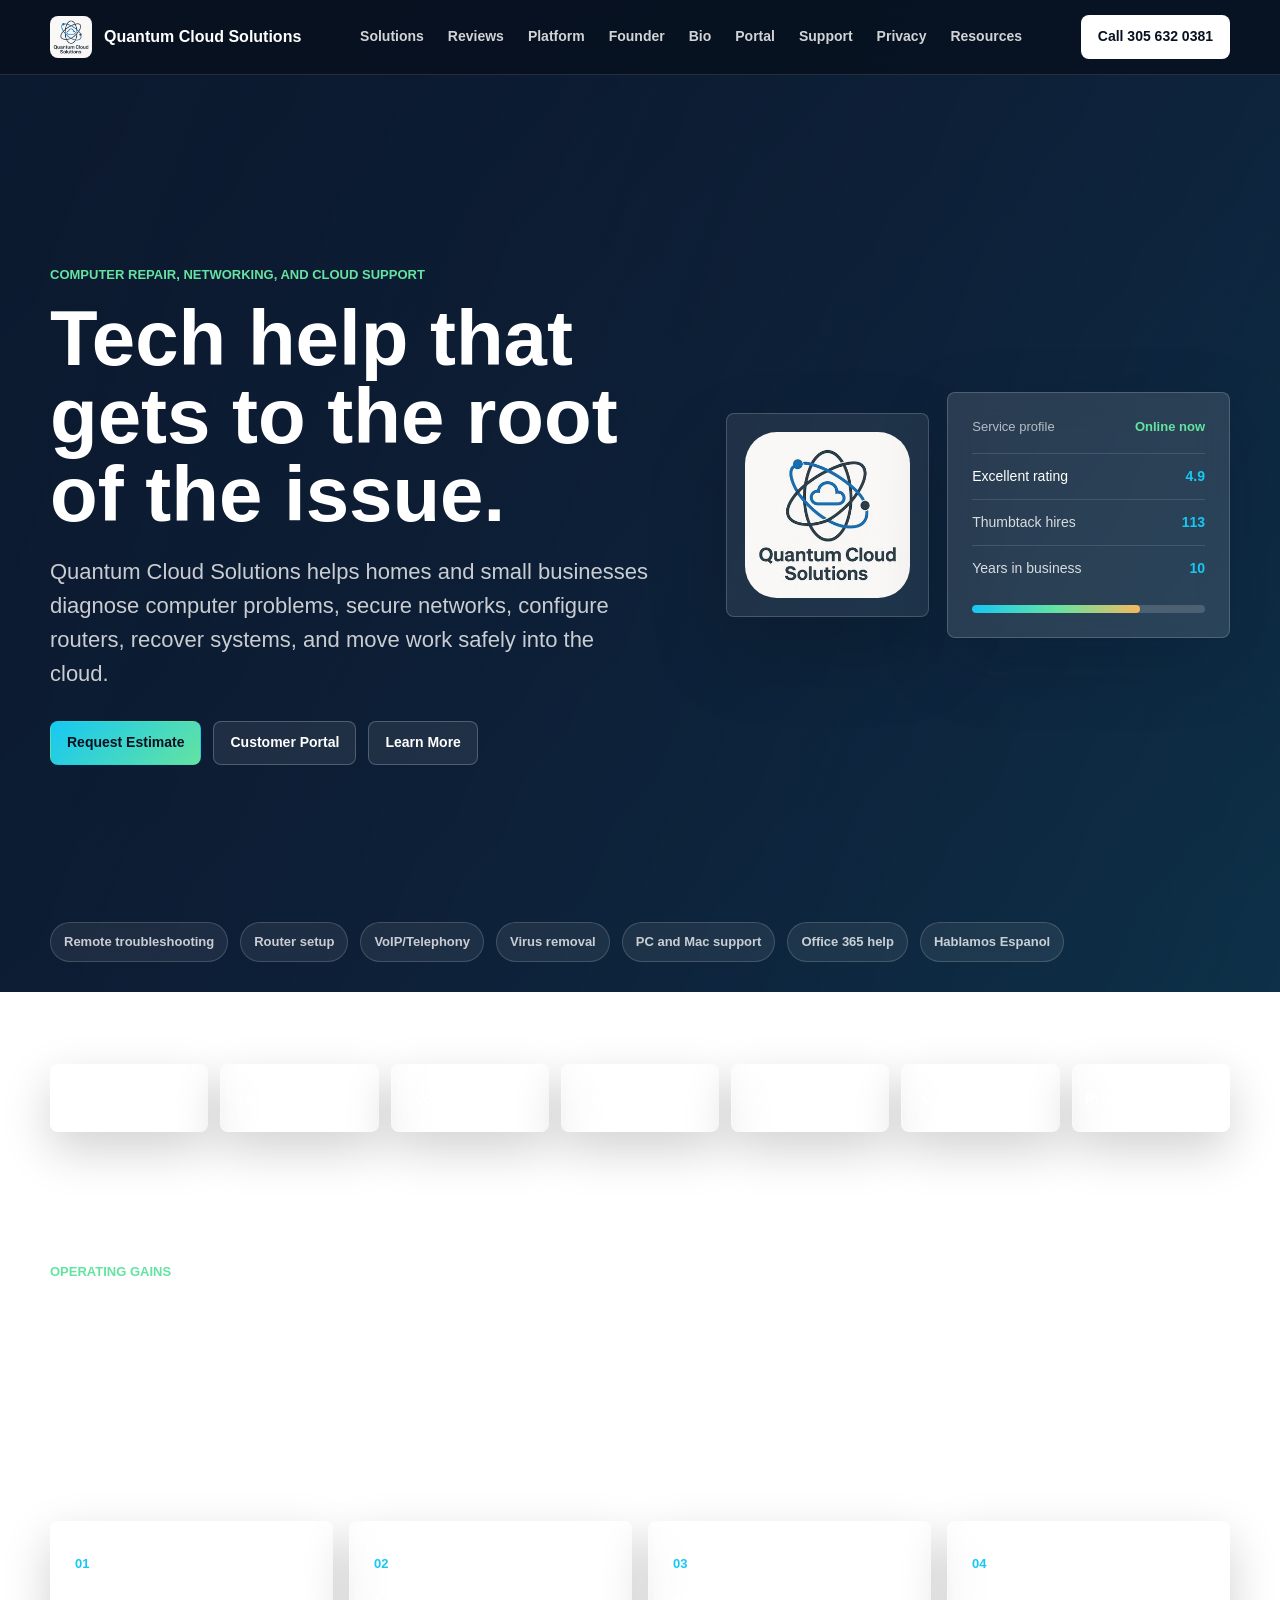
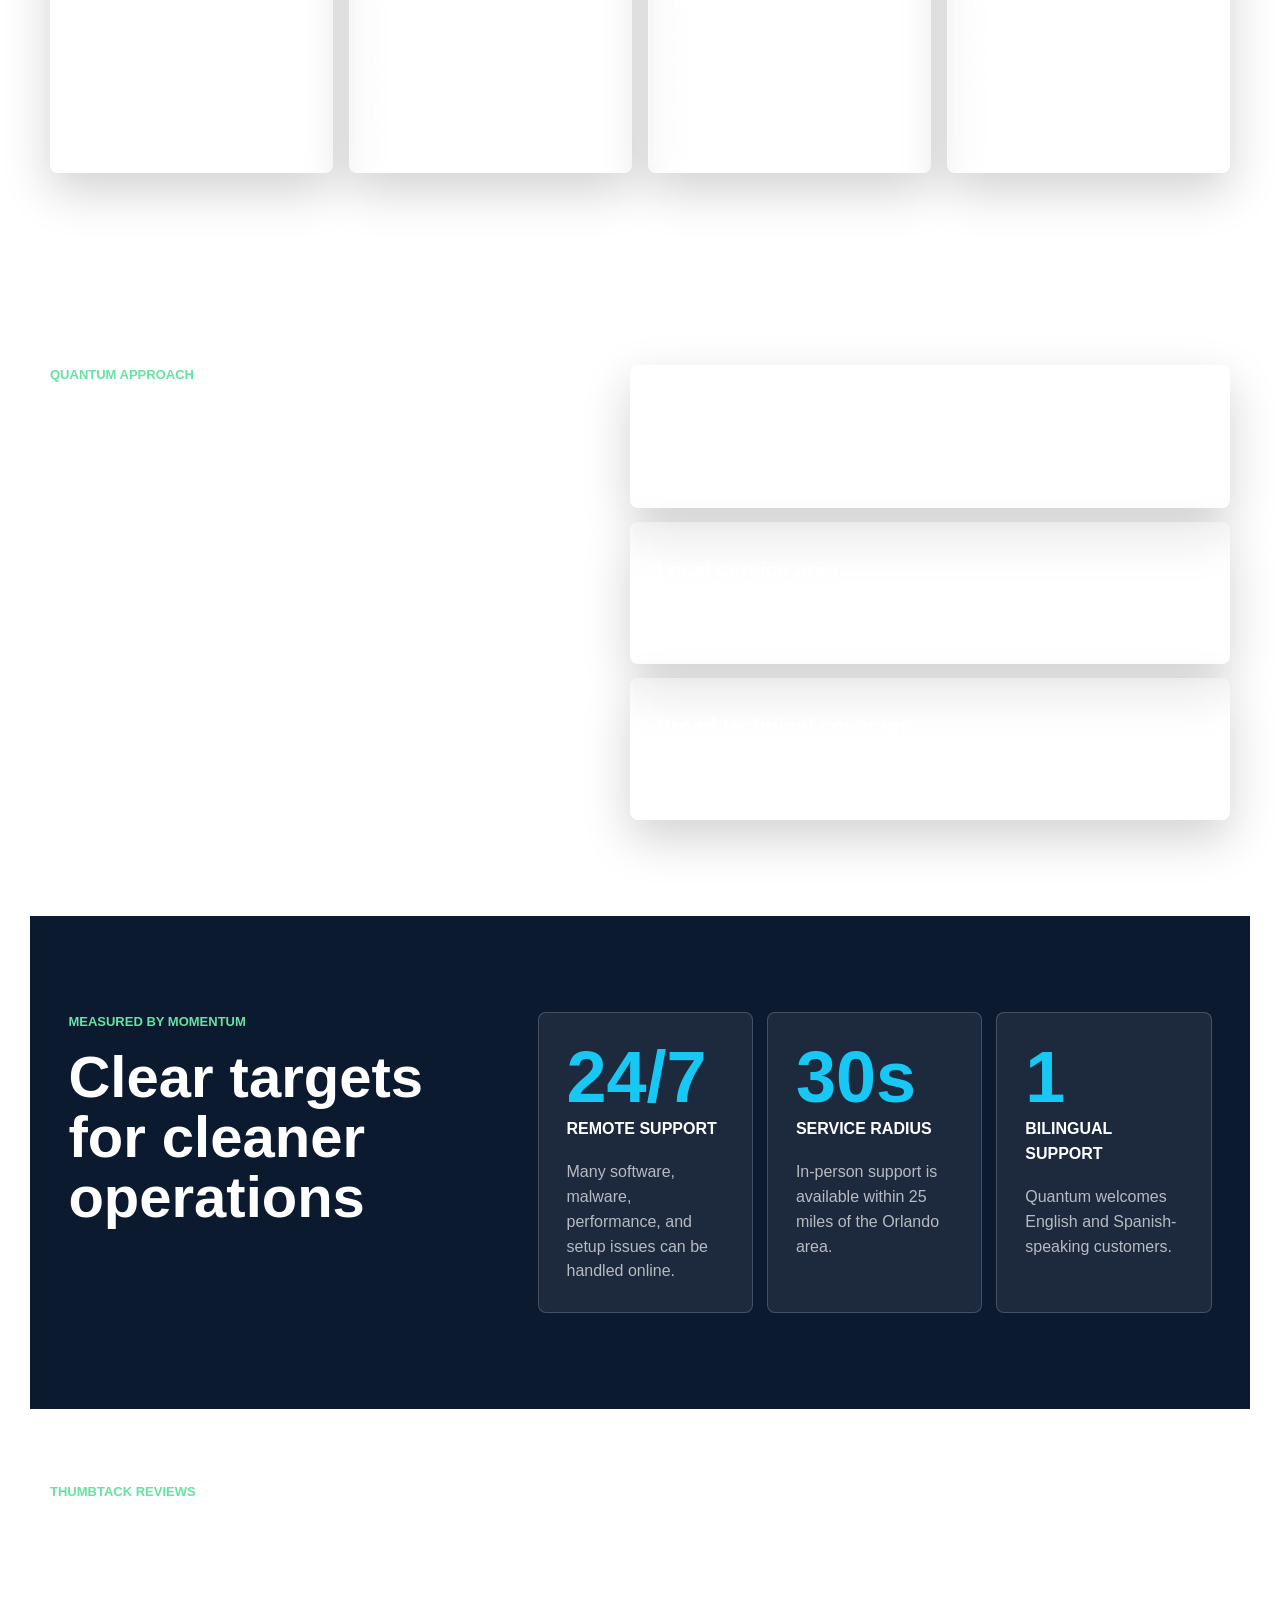
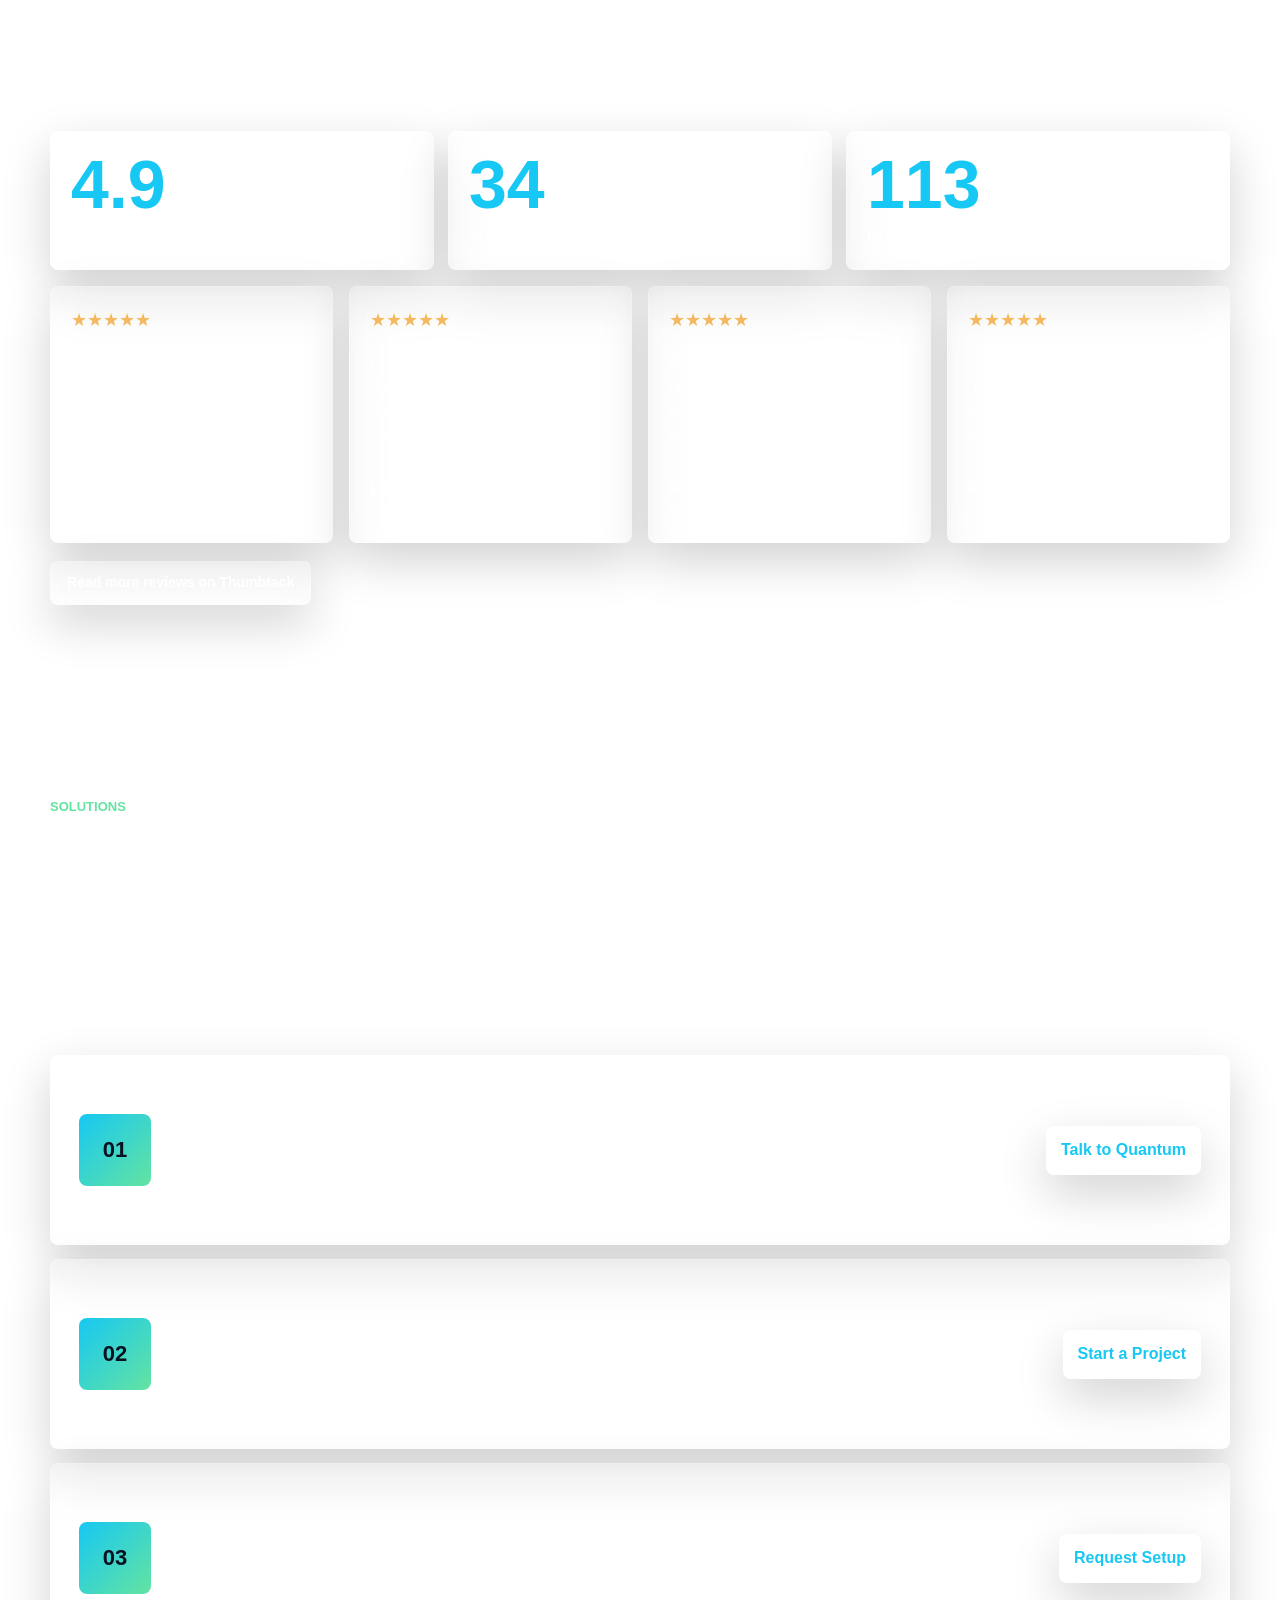
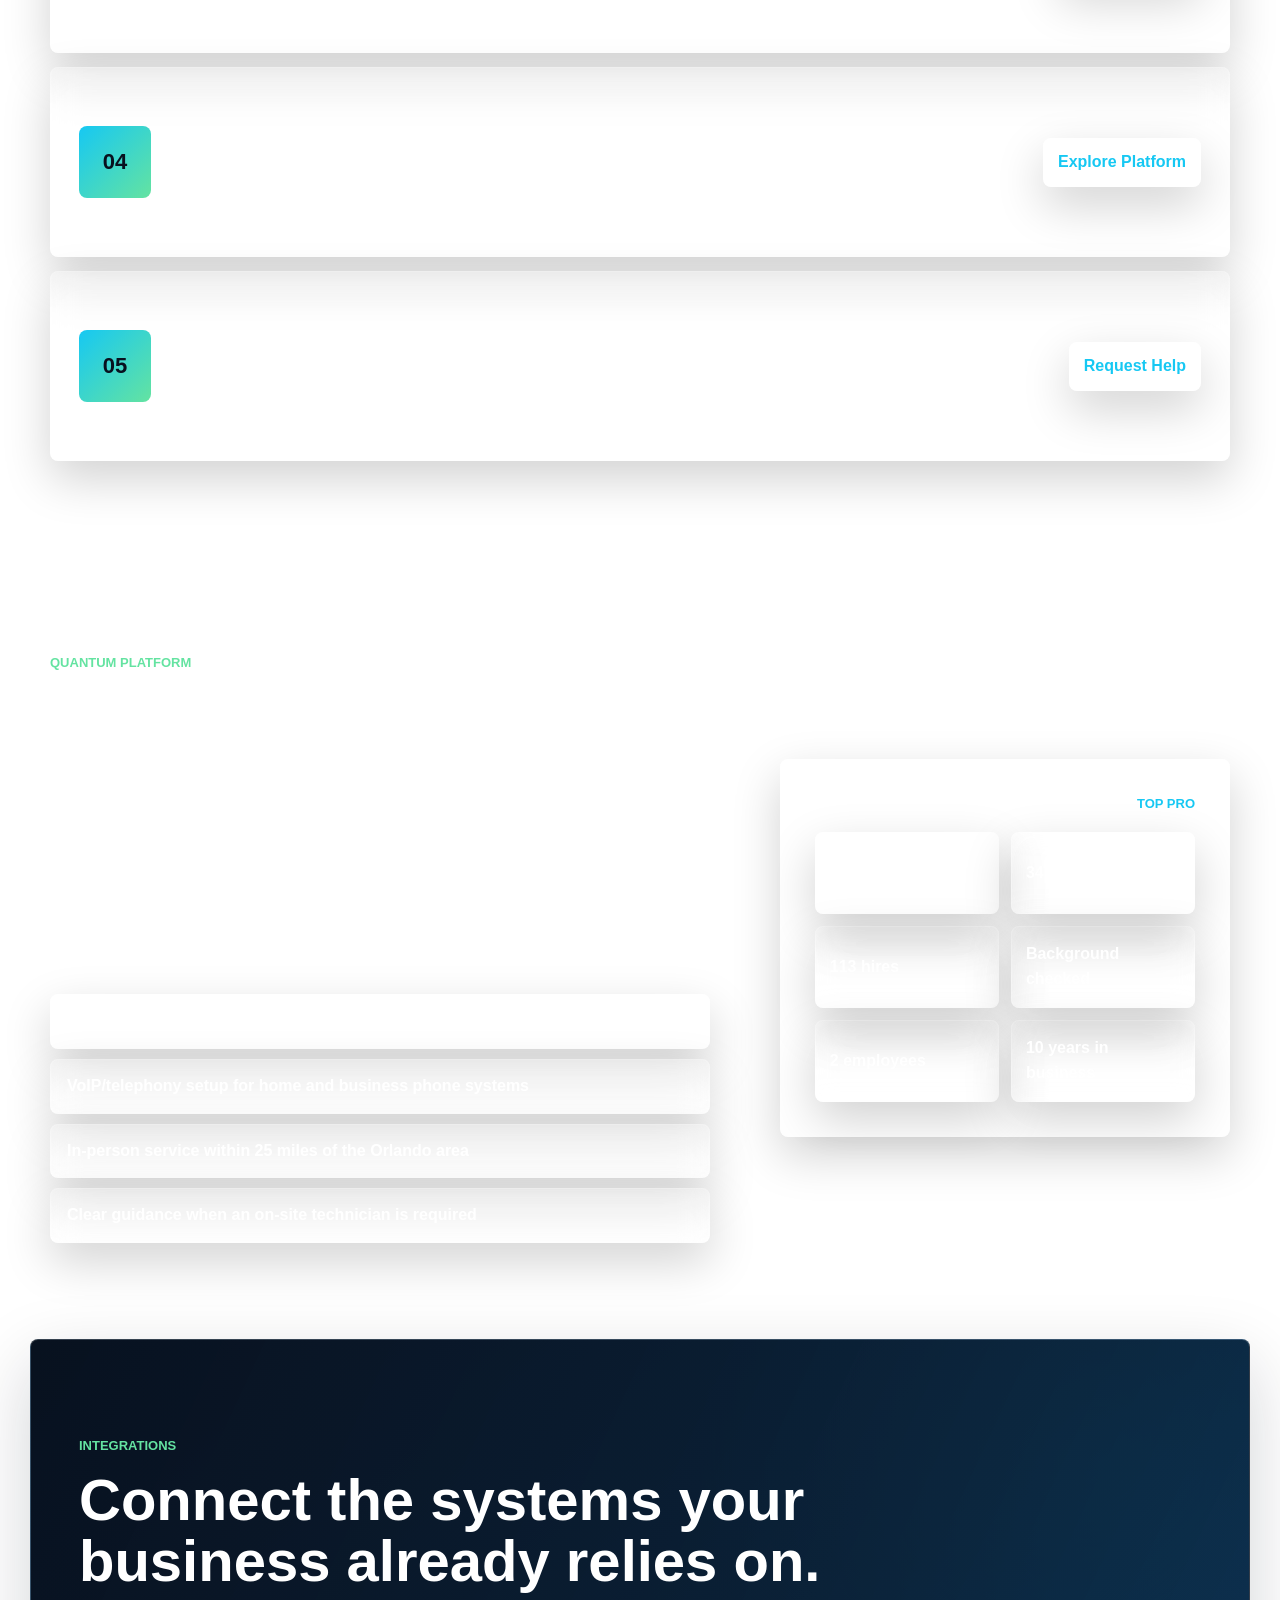
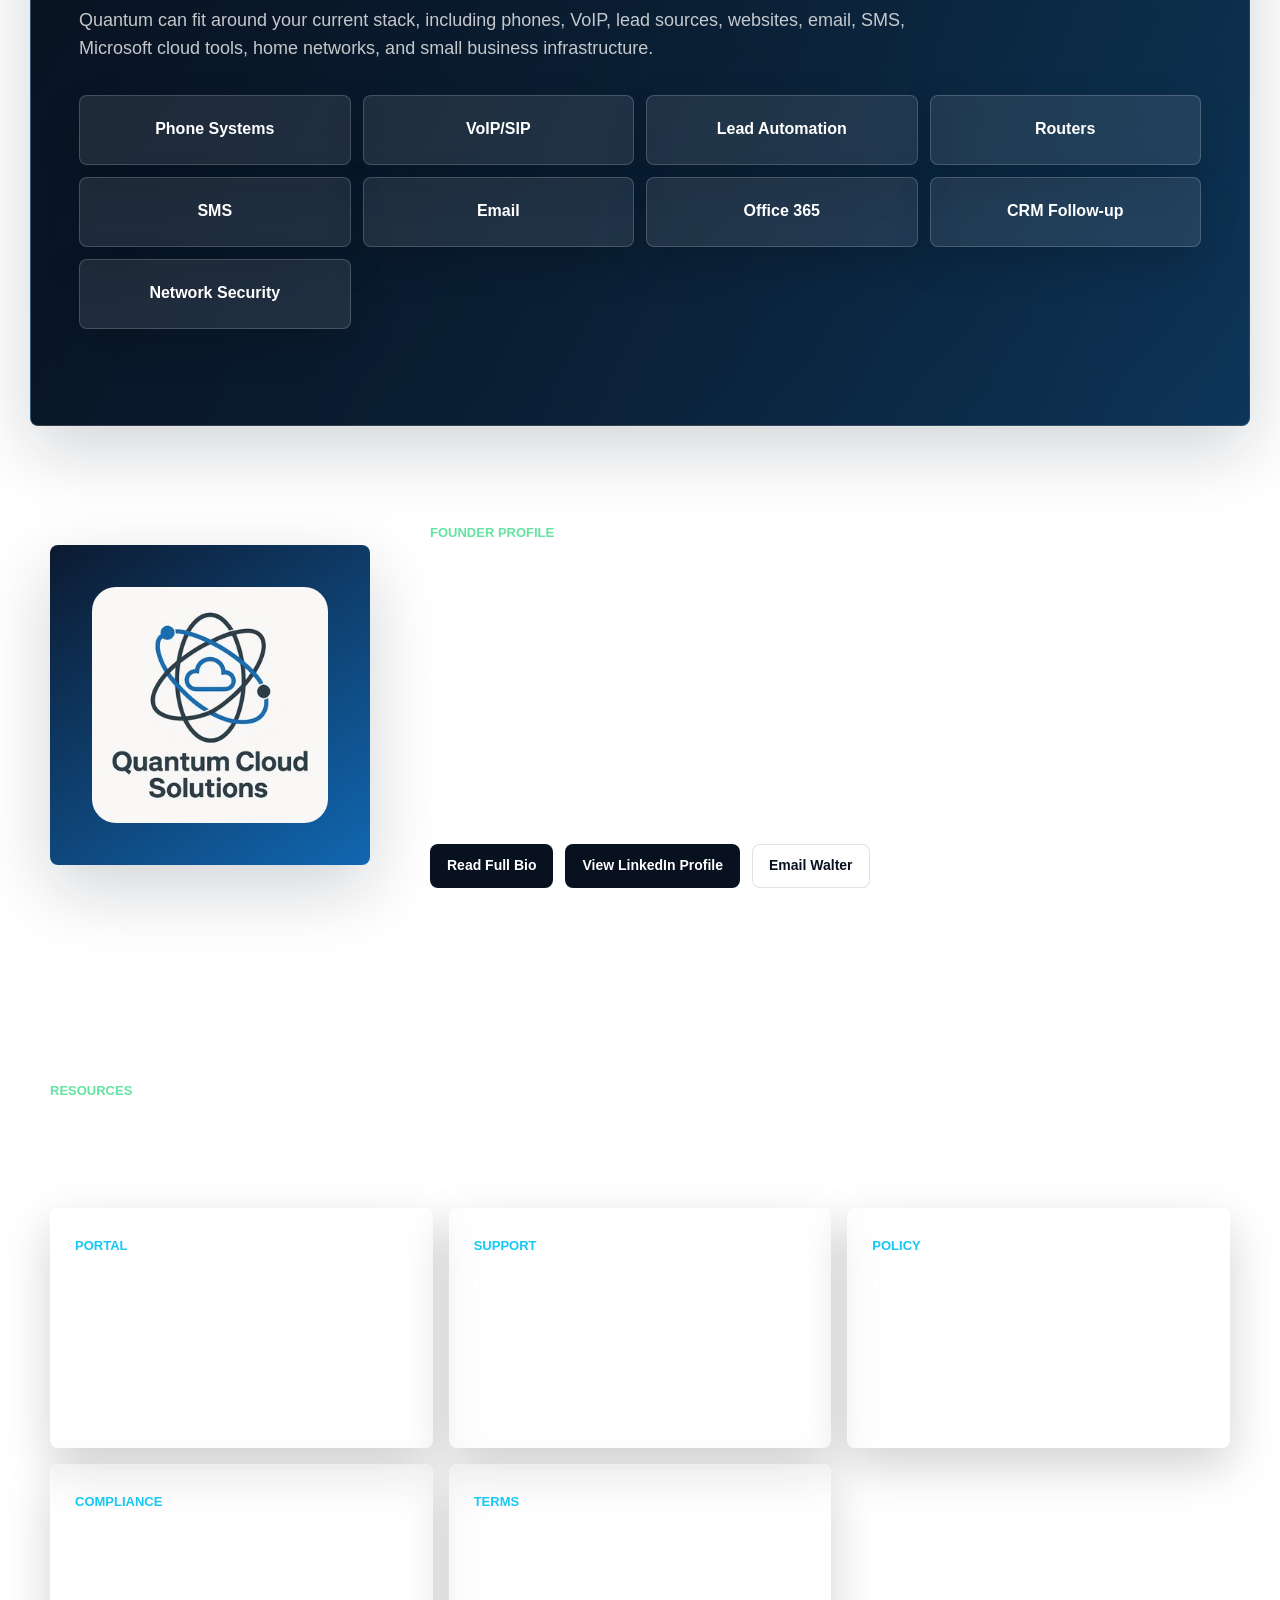
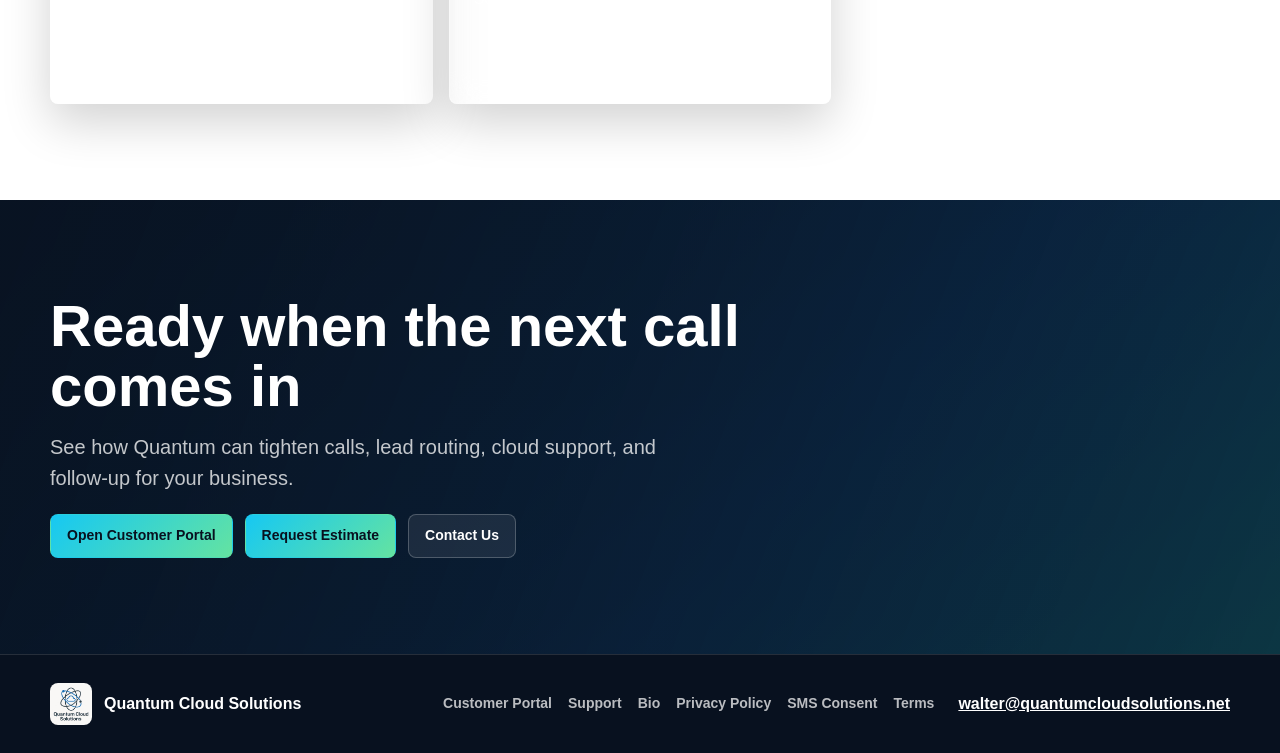
<file: index.html>
<!DOCTYPE html>
<html lang="en">
<head>
  <title>Quantum Cloud Solutions | Computer Repair, Networking, and Cloud Support</title>
  <meta charset="UTF-8">
  <meta name="viewport" content="width=device-width, initial-scale=1.0">
  <meta name="description" content="Quantum Cloud Solutions provides computer repair, networking, router setup, cloud support, cybersecurity help, and remote troubleshooting in the Orlando and Saint Cloud area.">
  <link rel="stylesheet" href="styles.css?v=20260602b">
</head>
<body class="home-page">
  <header class="site-header">
    <nav class="nav" aria-label="Main navigation">
      <a class="brand" href="/">
        <img src="QuantumLogo.jpeg" alt="">
        <span>Quantum Cloud Solutions</span>
      </a>
      <div class="nav-links">
        <a href="#solutions">Solutions</a>
        <a href="#reviews">Reviews</a>
        <a href="#platform">Platform</a>
        <a href="#founder">Founder</a>
        <a href="/bio.html">Bio</a>
        <a href="/portal.html">Portal</a>
        <a href="/portal.html#remote-support">Support</a>
        <a href="/privacy-policy/">Privacy</a>
        <a href="#resources">Resources</a>
      </div>
      <a class="nav-cta" href="tel:13056320381">Call 305 632 0381</a>
    </nav>
  </header>

  <main>
    <section class="hero">
      <div class="hero-inner">
        <div class="hero-copy">
          <p class="eyebrow">Computer repair, networking, and cloud support</p>
          <h1>Tech help that gets to the root of the issue.</h1>
          <p class="hero-lede">Quantum Cloud Solutions helps homes and small businesses diagnose computer problems, secure networks, configure routers, recover systems, and move work safely into the cloud.</p>
          <div class="hero-actions">
            <a class="button-link primary" href="tel:13056320381">Request Estimate</a>
            <a class="button-link" href="/portal.html">Customer Portal</a>
            <a class="button-link" href="#solutions">Learn More</a>
          </div>
        </div>
        <div class="hero-visual" aria-label="Quantum service overview">
          <div class="hero-mark">
            <img class="hero-logo" src="QuantumLogo.jpeg" alt="Quantum Cloud Solutions logo">
          </div>
          <div class="signal-panel">
            <div class="signal-head">
              <span>Service profile</span>
              <strong>Online now</strong>
            </div>
            <div class="signal-row active">
              <span>Excellent rating</span>
              <strong>4.9</strong>
            </div>
            <div class="signal-row">
              <span>Thumbtack hires</span>
              <strong>113</strong>
            </div>
            <div class="signal-row">
              <span>Years in business</span>
              <strong>10</strong>
            </div>
            <div class="signal-progress"><span></span></div>
          </div>
        </div>
      </div>
      <div class="ticker" aria-label="Business outcomes">
        <span>Remote troubleshooting</span>
        <span>Router setup</span>
        <span>VoIP/Telephony</span>
        <span>Virus removal</span>
        <span>PC and Mac support</span>
        <span>Office 365 help</span>
        <span>Hablamos Espanol</span>
      </div>
    </section>

    <section class="trust-band" aria-label="Quantum capabilities">
      <p>Services featured on the Quantum Thumbtack profile</p>
      <div class="trust-grid">
        <span>Computer Repair</span>
        <span>Network Support</span>
        <span>VoIP/Telephony</span>
        <span>Router Setup</span>
        <span>Cloud Services</span>
        <span>Cyber Forensics</span>
        <span>Privacy Protection</span>
      </div>
    </section>

    <section class="outcomes" aria-labelledby="outcomes-title">
      <div class="section-kicker">Operating gains</div>
      <div class="section-heading">
        <h2 id="outcomes-title">Where the tech gets easier to manage</h2>
        <p>Get clear diagnostics, practical repair options, secure remote support, and guidance when an issue truly needs hands-on service.</p>
      </div>
      <div class="outcome-grid">
        <article class="outcome-card accent-cyan">
          <span>01</span>
          <h3>Fix performance issues</h3>
          <p>Improve slow systems, remove malware, recover operating systems, and get computers running cleanly again.</p>
        </article>
        <article class="outcome-card accent-lime">
          <span>02</span>
          <h3>Secure the network</h3>
          <p>Set up routers, improve Wi-Fi coverage, configure VoIP/telephony, and add parental controls for safer access.</p>
        </article>
        <article class="outcome-card accent-gold">
          <span>03</span>
          <h3>Move to the cloud</h3>
          <p>Back up and migrate Outlook, OneDrive, and Office 365 data across devices and secure platforms.</p>
        </article>
        <article class="outcome-card accent-coral">
          <span>04</span>
          <h3>Protect digital privacy</h3>
          <p>Support digital footprint checks, cyber forensics, data recovery, and identity protection needs.</p>
        </article>
      </div>
    </section>

    <section class="difference" aria-labelledby="difference-title">
      <div class="difference-copy">
        <div class="section-kicker">Quantum approach</div>
        <h2 id="difference-title">Remote-first help with honest boundaries.</h2>
        <p>Quantum solves many software, performance, malware, and network issues remotely, while clearly identifying the problems that need an on-site technician.</p>
      </div>
      <div class="difference-list">
        <article>
          <h3>Step-by-step support</h3>
          <p>When remote help is possible, Walter guides the process clearly and may use secure remote access to diagnose and repair the issue.</p>
        </article>
        <article>
          <h3>Local service area</h3>
          <p>In-person service is focused within 25 miles of the Orlando area, with remote support available for many customers outside that range.</p>
        </article>
        <article>
          <h3>Broad technical coverage</h3>
          <p>Support spans computer repair, networking, Microsoft products, cloud services, privacy protection, and investigative digital work.</p>
        </article>
      </div>
    </section>

    <section class="proof" aria-labelledby="proof-title">
      <div>
        <div class="section-kicker">Measured by momentum</div>
        <h2 id="proof-title">Clear targets for cleaner operations</h2>
      </div>
      <div class="metric-grid">
        <article>
          <strong>24/7</strong>
          <span>remote support</span>
          <p>Many software, malware, performance, and setup issues can be handled online.</p>
        </article>
        <article>
          <strong>30s</strong>
          <span>service radius</span>
          <p>In-person support is available within 25 miles of the Orlando area.</p>
        </article>
        <article>
          <strong>1</strong>
          <span>bilingual support</span>
          <p>Quantum welcomes English and Spanish-speaking customers.</p>
        </article>
      </div>
    </section>

    <section id="reviews" class="reviews" aria-labelledby="reviews-title">
      <div class="section-heading wide">
        <div class="section-kicker">Thumbtack reviews</div>
        <h2 id="reviews-title">Customers trust Walter to stay with the problem.</h2>
        <p>Quantum is rated Excellent 4.9 on Thumbtack, with customers highlighting professionalism, work quality, responsiveness, and clear remote guidance.</p>
      </div>
      <div class="review-summary">
        <div>
          <strong>4.9</strong>
          <span>Excellent rating</span>
        </div>
        <div>
          <strong>34</strong>
          <span>Thumbtack reviews</span>
        </div>
        <div>
          <strong>113</strong>
          <span>customer hires</span>
        </div>
      </div>
      <div class="review-grid" data-rotating-reviews>
        <article class="review-card">
          <div class="review-stars" aria-label="5 star review">★★★★★</div>
          <p>Lina said Quantum remotely diagnosed her laptop issue, guided the repair process, and got the computer running perfectly again.</p>
          <footer>
            <strong>Lina A.</strong>
            <span>Computer Repair</span>
          </footer>
        </article>
        <article class="review-card">
          <div class="review-stars" aria-label="5 star review">★★★★★</div>
          <p>Pete described the service as "top-notch" and appreciated how Walter explained the issue clearly without overwhelming technical jargon.</p>
          <footer>
            <strong>Pete P.</strong>
            <span>Network Support Services</span>
          </footer>
        </article>
        <article class="review-card">
          <div class="review-stars" aria-label="5 star review">★★★★★</div>
          <p>Debi highlighted Walter's persistence, professionalism, and trustworthy support while resolving a difficult computer system issue.</p>
          <footer>
            <strong>Debi B.</strong>
            <span>Computer Repair</span>
          </footer>
        </article>
        <article class="review-card">
          <div class="review-stars" aria-label="5 star review">★★★★★</div>
          <p>Ron noted that Walter was "professional and knowledgeable" while helping set up a computer drive and install Windows 11.</p>
          <footer>
            <strong>Ron W.</strong>
            <span>Computer Repair</span>
          </footer>
        </article>
      </div>
      <a class="review-link" href="https://www.thumbtack.com/fl/saint-cloud/router-setup-install-and-repair/quantum-cloud-solutions/service/558150310078562312" target="_blank" rel="noopener">Read more reviews on Thumbtack</a>
    </section>

    <section id="solutions" class="solutions" aria-labelledby="solutions-title">
      <div class="section-heading wide">
        <div class="section-kicker">Solutions</div>
        <h2 id="solutions-title">Services listed on Quantum's profile.</h2>
        <p>Computer repair, network support, VoIP/telephony, cloud help, and investigative services delivered with remote-first flexibility and in-person support within the local service area.</p>
      </div>
      <div class="solution-stack">
        <article class="solution-item">
          <div class="solution-number">01</div>
          <div>
            <h3>Computer repair and diagnostics</h3>
            <p>Hardware troubleshooting, virus and malware removal, slow computer cleanup, system recovery, OS repair, and full diagnostics for PC and Mac.</p>
          </div>
          <a href="tel:13056320381">Talk to Quantum</a>
        </article>
        <article class="solution-item">
          <div class="solution-number">02</div>
          <div>
            <h3>Network support services</h3>
            <p>Secure Wi-Fi setup, router configuration, network optimization, smart home integration, and parental controls.</p>
          </div>
          <a href="mailto:walter@quantumcloudsolutions.net">Start a Project</a>
        </article>
        <article class="solution-item">
          <div class="solution-number">03</div>
          <div>
            <h3>VoIP and telephony services</h3>
            <p>Home and business phone system setup, SIP/VoIP troubleshooting, call routing, VoIP adapter support, and telephony configuration.</p>
          </div>
          <a href="tel:13056320381">Request Setup</a>
        </article>
        <article class="solution-item">
          <div class="solution-number">04</div>
          <div>
            <h3>Microsoft and cloud services</h3>
            <p>Outlook, OneDrive, and Office 365 backup, import, migration, synchronization, and secure cloud platform setup.</p>
          </div>
          <a href="#platform">Explore Platform</a>
        </article>
        <article class="solution-item">
          <div class="solution-number">05</div>
          <div>
            <h3>Quantum PI investigative services</h3>
            <p>Digital footprint checks, social network and dating app footprint analysis, cyber forensics, data recovery, and privacy protection.</p>
          </div>
          <a href="mailto:walter@quantumcloudsolutions.net">Request Help</a>
        </article>
      </div>
    </section>

    <section id="platform" class="platform" aria-labelledby="platform-title">
      <div class="platform-copy">
        <div class="section-kicker">Quantum platform</div>
        <h2 id="platform-title">A practical support model for real technical problems</h2>
        <p>Built around the way customers actually ask for help, Quantum blends technical troubleshooting, secure remote access, phone and VoIP support, and clear handoffs into one responsive service experience.</p>
        <div class="platform-points">
          <span>Remote support for software, malware, and performance issues</span>
          <span>VoIP/telephony setup for home and business phone systems</span>
          <span>In-person service within 25 miles of the Orlando area</span>
          <span>Clear guidance when an on-site technician is required</span>
        </div>
      </div>
      <div class="service-panel" aria-label="Quantum service details">
        <div class="service-panel-header">
          <span>Profile highlights</span>
          <strong>Top Pro</strong>
        </div>
        <div class="service-panel-grid">
          <span>4.9 rating</span>
          <span>34 reviews</span>
          <span>113 hires</span>
          <span>Background checked</span>
          <span>2 employees</span>
          <span>10 years in business</span>
        </div>
      </div>
    </section>

    <section class="integrations" aria-labelledby="integrations-title">
      <div class="section-heading wide">
        <div class="section-kicker">Integrations</div>
        <h2 id="integrations-title">Connect the systems your business already relies on.</h2>
        <p>Quantum can fit around your current stack, including phones, VoIP, lead sources, websites, email, SMS, Microsoft cloud tools, home networks, and small business infrastructure.</p>
      </div>
      <div class="integration-grid" aria-label="Example integration categories">
        <span>Phone Systems</span>
        <span>VoIP/SIP</span>
        <span>Lead Automation</span>
        <span>Routers</span>
        <span>SMS</span>
        <span>Email</span>
        <span>Office 365</span>
        <span>CRM Follow-up</span>
        <span>Network Security</span>
      </div>
    </section>

    <section id="founder" class="founder" aria-labelledby="founder-title">
      <div class="founder-photo">
        <img src="QuantumLogo.jpeg" alt="Quantum Cloud Solutions mark">
      </div>
      <div class="founder-copy">
        <div class="section-kicker">Founder profile</div>
        <h2 id="founder-title">Built by Walter Rodriguez</h2>
        <p>Walter Rodriguez leads Quantum Cloud Solutions with more than 20 years of hands-on experience across technology and cybersecurity. His work focuses on diagnosing, securing, and optimizing systems for homes and small businesses.</p>
        <p>Quantum reflects that operator mindset: honest diagnostics, methodical troubleshooting, secure remote support, and practical guidance when hardware or on-site repair is the better path.</p>
        <div class="founder-actions">
          <a class="button-link dark" href="/bio.html">Read Full Bio</a>
          <a class="button-link dark" href="https://www.linkedin.com/in/wrodriguez56/" target="_blank" rel="noopener">View LinkedIn Profile</a>
          <a class="button-link light" href="mailto:walter@quantumcloudsolutions.net">Email Walter</a>
        </div>
      </div>
    </section>

    <section id="resources" class="resources" aria-labelledby="resources-title">
      <div class="section-heading">
        <div class="section-kicker">Resources</div>
        <h2 id="resources-title">Helpful next steps</h2>
      </div>
      <div class="resource-grid">
        <a class="resource-card" href="/portal.html">
          <span>Portal</span>
          <h3>Customer Portal</h3>
          <p>Start remote support, request service, and find the right next step.</p>
        </a>
        <a class="resource-card" href="/portal.html#remote-support">
          <span>Support</span>
          <h3>Remote Support</h3>
          <p>Prepare for a secure remote session and review the steps before sharing access.</p>
        </a>
        <a class="resource-card" href="/privacy-policy/">
          <span>Policy</span>
          <h3>Privacy Policy</h3>
          <p>Review how Quantum handles privacy and customer information.</p>
        </a>
        <a class="resource-card" href="/privacy-policy/sms-consent.html">
          <span>Compliance</span>
          <h3>SMS Consent</h3>
          <p>See the terms for messaging and customer communication consent.</p>
        </a>
        <a class="resource-card" href="/privacy-policy/terms.html">
          <span>Terms</span>
          <h3>Service Terms</h3>
          <p>Read the policies that govern Quantum Cloud Solutions services.</p>
        </a>
      </div>
    </section>

    <section class="cta" aria-labelledby="cta-title">
      <div class="cta-inner">
        <h2 id="cta-title">Ready when the next call comes in</h2>
        <p>See how Quantum can tighten calls, lead routing, cloud support, and follow-up for your business.</p>
        <div class="hero-actions">
          <a class="button-link primary" href="/portal.html">Open Customer Portal</a>
          <a class="button-link primary" href="tel:13056320381">Request Estimate</a>
          <a class="button-link" href="mailto:walter@quantumcloudsolutions.net">Contact Us</a>
        </div>
      </div>
    </section>
  </main>

  <footer class="site-footer">
    <div class="footer-inner">
      <a class="footer-brand" href="/">
        <img src="QuantumLogo.jpeg" alt="">
        <span>Quantum Cloud Solutions</span>
      </a>
      <div class="footer-links">
        <a href="/portal.html">Customer Portal</a>
        <a href="/portal.html#remote-support">Support</a>
        <a href="/bio.html">Bio</a>
        <a href="/privacy-policy/">Privacy Policy</a>
        <a href="/privacy-policy/sms-consent.html">SMS Consent</a>
        <a href="/privacy-policy/terms.html">Terms</a>
      </div>
      <a href="mailto:walter@quantumcloudsolutions.net">walter@quantumcloudsolutions.net</a>
    </div>
  </footer>
  <script>
    (() => {
      const grid = document.querySelector("[data-rotating-reviews]");
      if (!grid) return;

      const cards = Array.from(grid.children);
      for (let index = cards.length - 1; index > 0; index -= 1) {
        const swapIndex = Math.floor(Math.random() * (index + 1));
        [cards[index], cards[swapIndex]] = [cards[swapIndex], cards[index]];
      }
      cards.forEach((card) => grid.appendChild(card));

      if (window.matchMedia("(prefers-reduced-motion: reduce)").matches) return;

      window.setInterval(() => {
        if (document.hidden || grid.children.length < 2) return;
        grid.appendChild(grid.firstElementChild);
      }, 12000);
    })();
  </script>
</body>
</html>
</file>
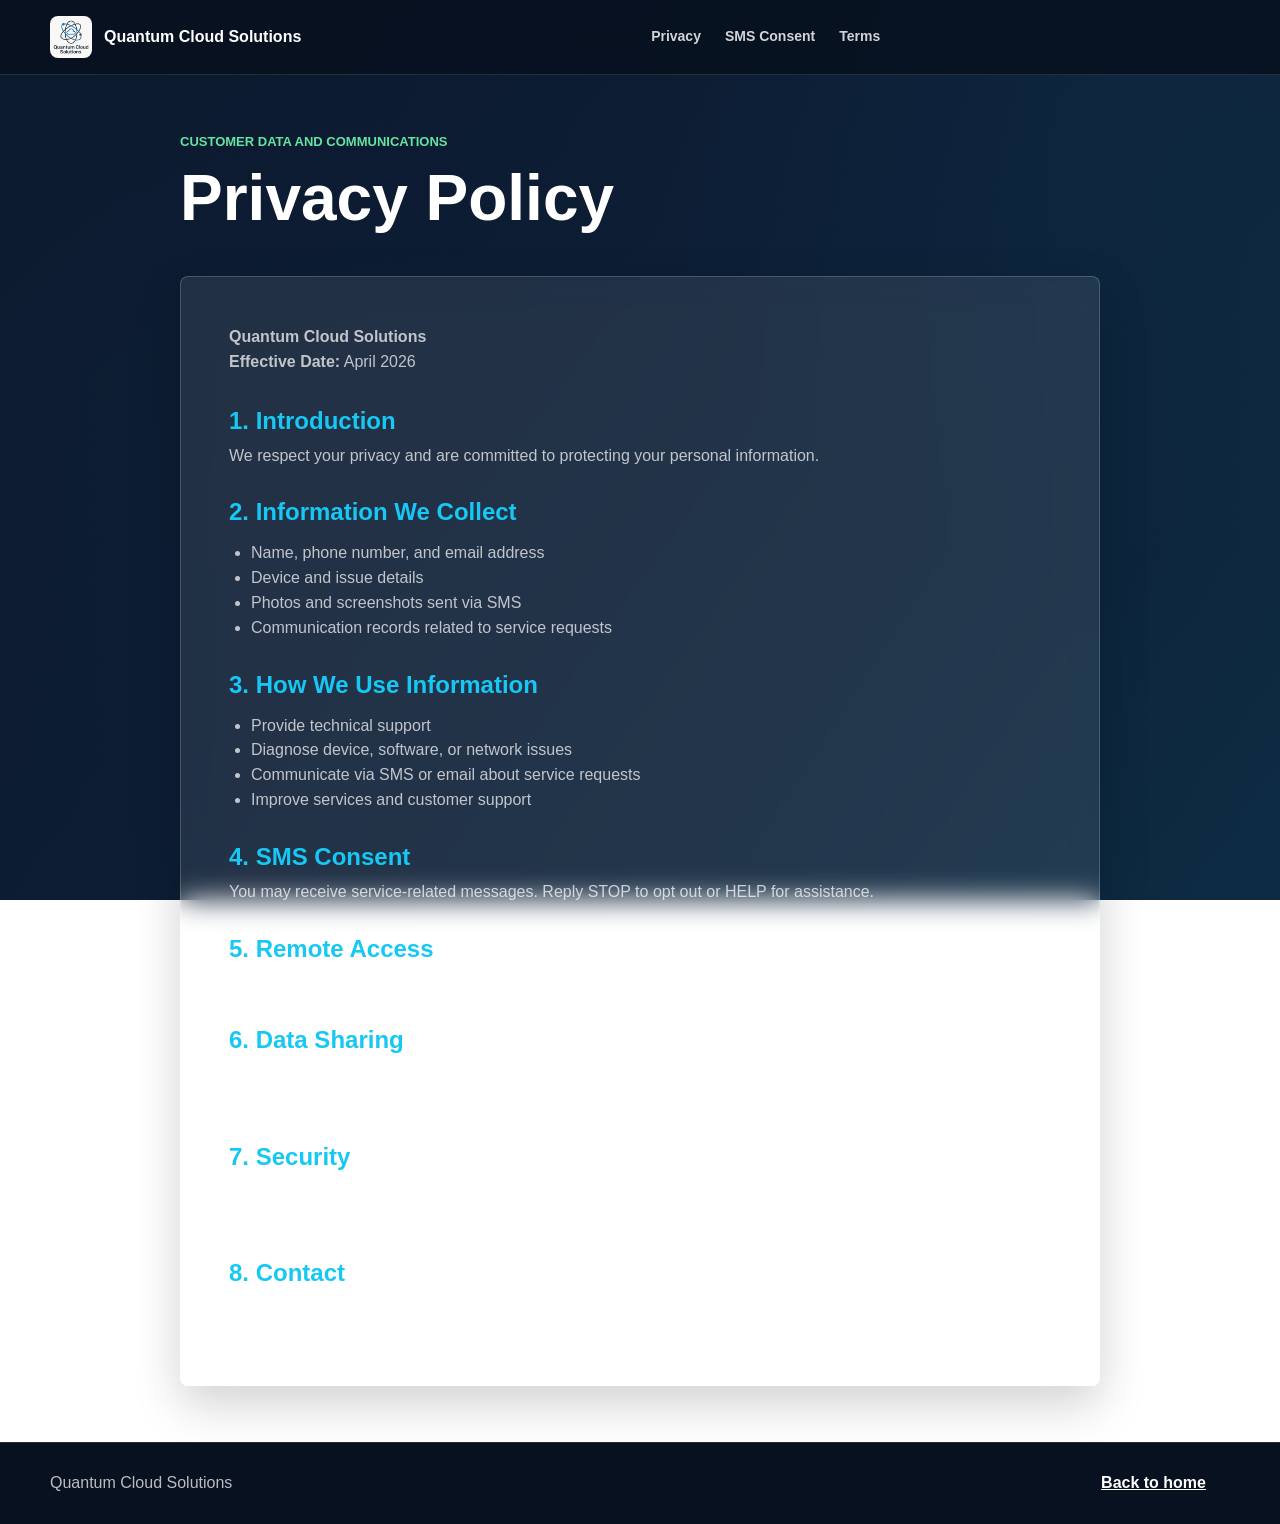
<file: privacy-policy/index.html>
<!DOCTYPE html>
<html lang="en">
<head>
  <title>Privacy Policy - Quantum Cloud Solutions</title>
  <meta charset="UTF-8">
  <meta name="viewport" content="width=device-width, initial-scale=1.0">
  <link rel="stylesheet" href="../styles.css?v=20260602b">
</head>
<body>
  <header class="site-header">
    <nav class="nav" aria-label="Main navigation">
      <a class="brand" href="/">
        <img src="../QuantumLogo.jpeg" alt="">
        <span>Quantum Cloud Solutions</span>
      </a>
      <div class="nav-links">
        <a href="/privacy-policy/">Privacy</a>
        <a href="/privacy-policy/sms-consent.html">SMS Consent</a>
        <a href="/privacy-policy/terms.html">Terms</a>
      </div>
    </nav>
  </header>

  <main>
    <section class="doc-hero">
      <p class="eyebrow">Customer data and communications</p>
      <h1>Privacy Policy</h1>
    </section>

    <article class="doc-shell">
      <p class="doc-meta"><strong>Quantum Cloud Solutions</strong><br><strong>Effective Date:</strong> April 2026</p>

      <h2>1. Introduction</h2>
      <p>We respect your privacy and are committed to protecting your personal information.</p>

      <h2>2. Information We Collect</h2>
      <ul>
        <li>Name, phone number, and email address</li>
        <li>Device and issue details</li>
        <li>Photos and screenshots sent via SMS</li>
        <li>Communication records related to service requests</li>
      </ul>

      <h2>3. How We Use Information</h2>
      <ul>
        <li>Provide technical support</li>
        <li>Diagnose device, software, or network issues</li>
        <li>Communicate via SMS or email about service requests</li>
        <li>Improve services and customer support</li>
      </ul>

      <h2>4. SMS Consent</h2>
      <p>You may receive service-related messages. Reply STOP to opt out or HELP for assistance.</p>

      <h2>5. Remote Access</h2>
      <p>Remote sessions only occur with your consent and can be terminated anytime.</p>

      <h2>6. Data Sharing</h2>
      <p>We do not sell data. We may use trusted providers such as Twilio and DigitalOcean to help operate communications and hosting.</p>

      <h2>7. Security</h2>
      <p>We use reasonable safeguards to protect information, but no method of transmission or storage can be guaranteed as absolutely secure.</p>

      <h2>8. Contact</h2>
      <p>Email: <a href="mailto:walter@quantumcloudsolutions.net">walter@quantumcloudsolutions.net</a></p>
    </article>
  </main>

  <footer class="site-footer">
    <div class="footer-inner">
      <span>Quantum Cloud Solutions</span>
      <a href="/">Back to home</a>
    </div>
  </footer>
</body>
</html>
</file>
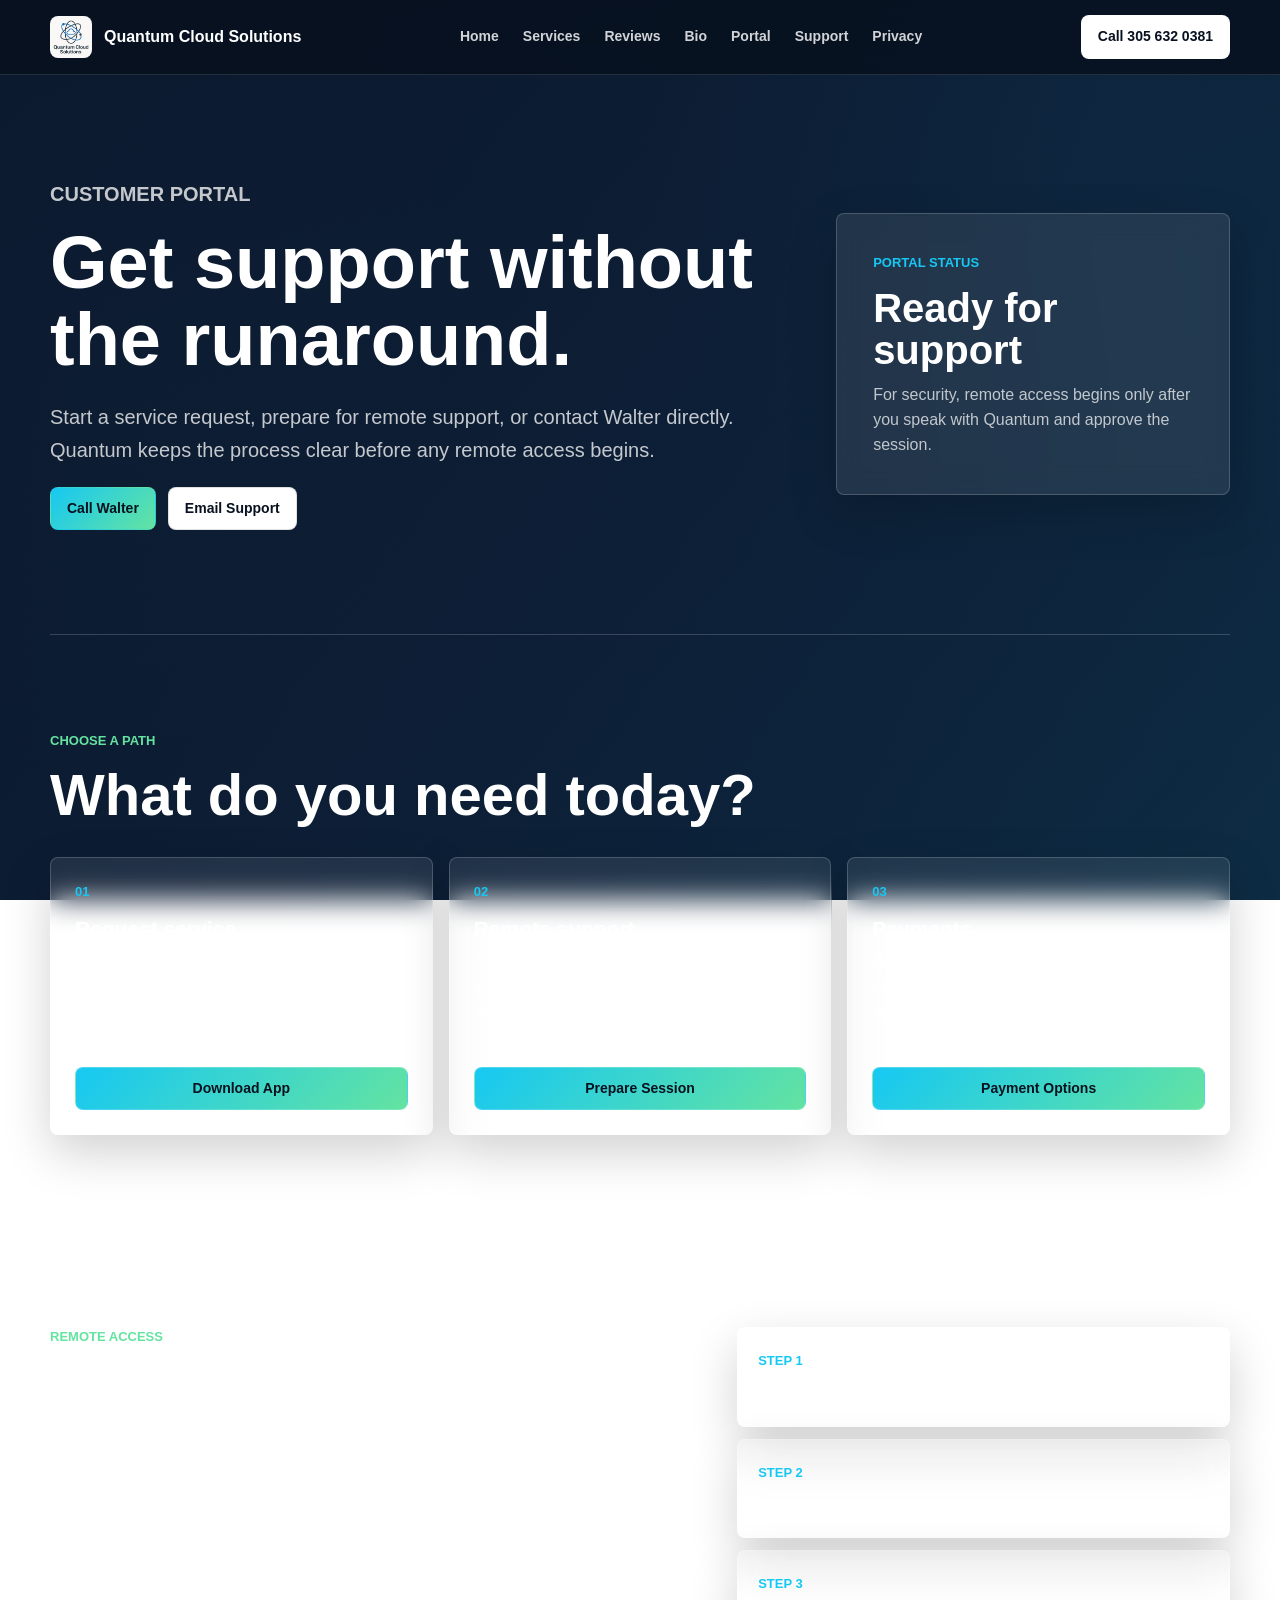
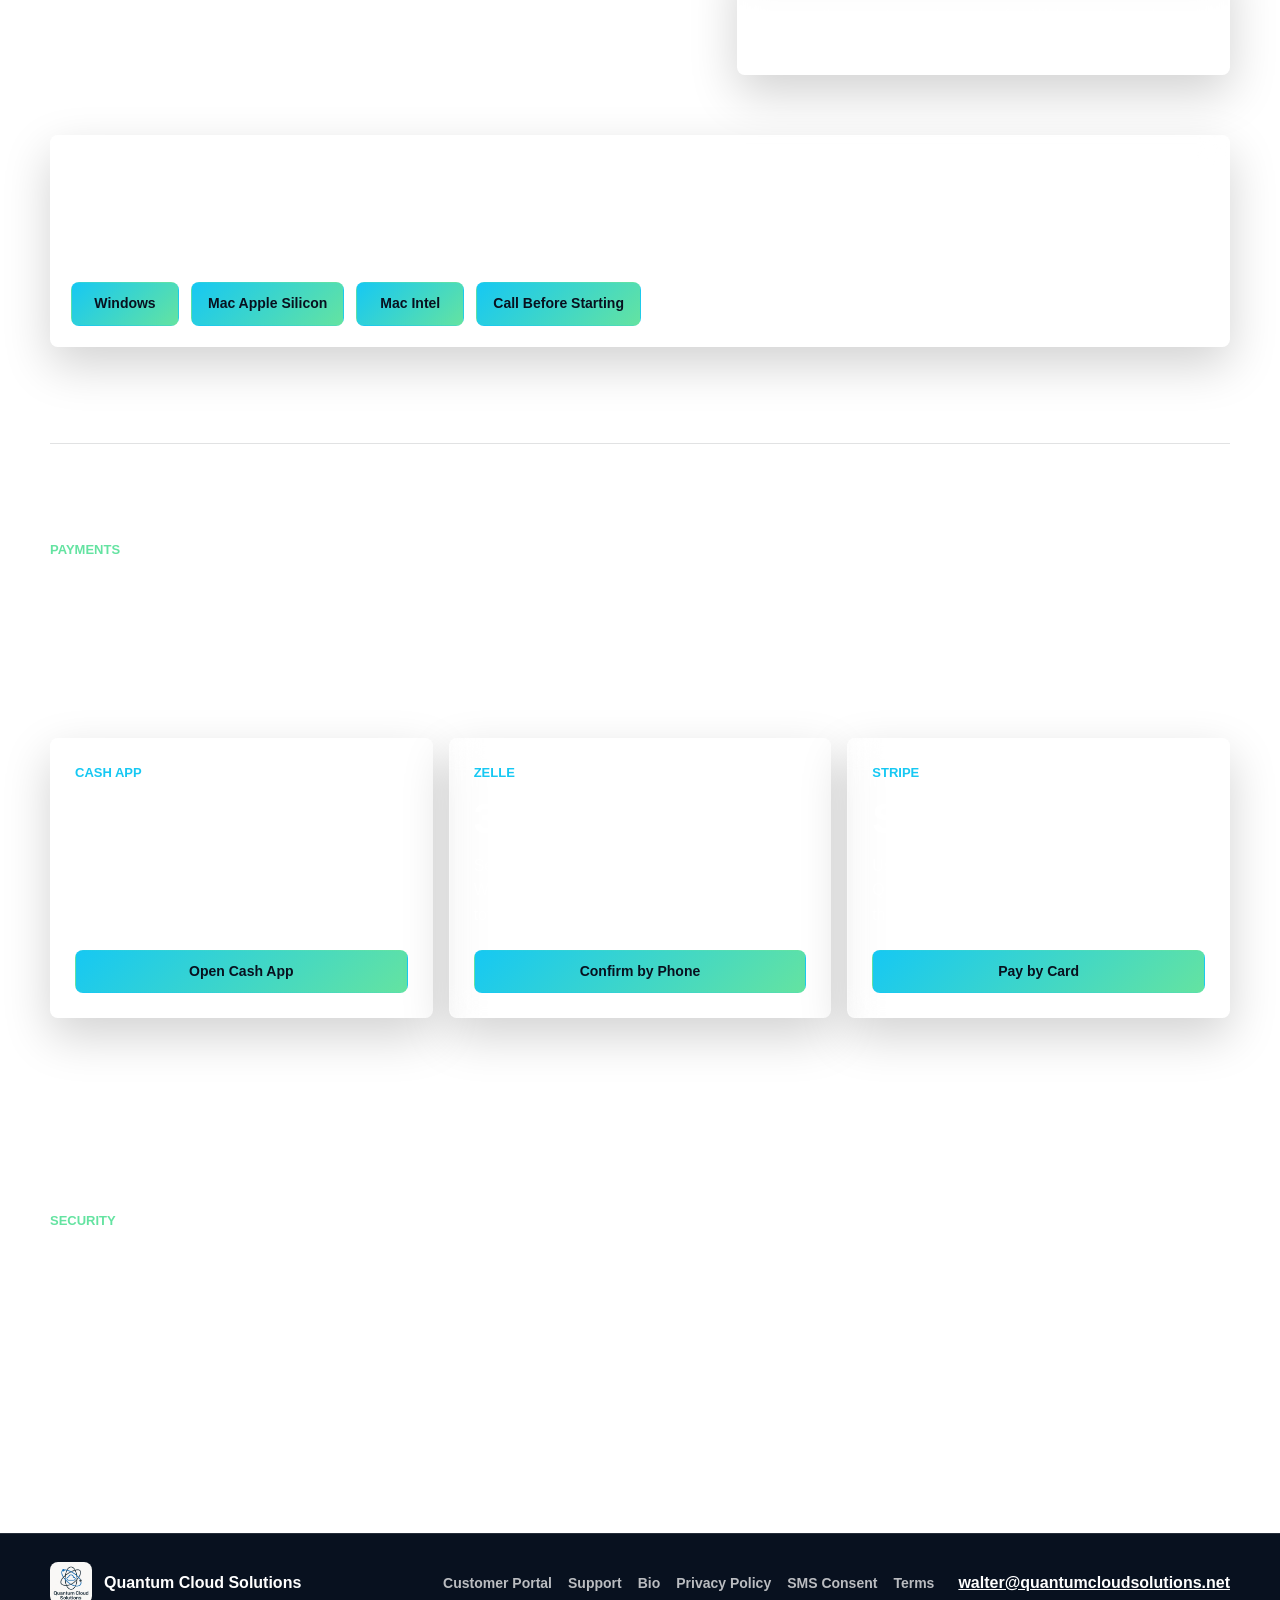
<file: portal.html>
<!DOCTYPE html>
<html lang="en">
<head>
  <title>Customer Portal | Quantum Cloud Solutions</title>
  <meta charset="UTF-8">
  <meta name="viewport" content="width=device-width, initial-scale=1.0">
  <meta name="description" content="Quantum Cloud Solutions customer portal for remote support, service requests, payments, and secure next steps.">
  <link rel="stylesheet" href="styles.css?v=20260602b">
</head>
<body class="portal-page">
  <header class="site-header">
    <nav class="nav" aria-label="Main navigation">
      <a class="brand" href="/">
        <img src="QuantumLogo.jpeg" alt="">
        <span>Quantum Cloud Solutions</span>
      </a>
      <div class="nav-links">
        <a href="/">Home</a>
        <a href="/#solutions">Services</a>
        <a href="/#reviews">Reviews</a>
        <a href="/bio.html">Bio</a>
        <a href="/portal.html">Portal</a>
        <a href="/portal.html#remote-support">Support</a>
        <a href="/privacy-policy/">Privacy</a>
      </div>
      <a class="nav-cta" href="tel:13056320381">Call 305 632 0381</a>
    </nav>
  </header>

  <main>
    <section class="portal-hero">
      <div class="portal-copy">
        <p class="eyebrow">Customer portal</p>
        <h1>Get support without the runaround.</h1>
        <p>Start a service request, prepare for remote support, or contact Walter directly. Quantum keeps the process clear before any remote access begins.</p>
        <div class="hero-actions">
          <a class="button-link primary" href="tel:13056320381">Call Walter</a>
          <a class="button-link light" href="mailto:walter@quantumcloudsolutions.net">Email Support</a>
        </div>
      </div>
      <div class="portal-status" aria-label="Portal status">
        <span>Portal status</span>
        <strong>Ready for support</strong>
        <p>For security, remote access begins only after you speak with Quantum and approve the session.</p>
      </div>
    </section>

    <section class="portal-actions" aria-labelledby="portal-actions-title">
      <div class="section-heading wide">
        <div class="section-kicker">Choose a path</div>
        <h2 id="portal-actions-title">What do you need today?</h2>
      </div>
      <div class="portal-card-grid">
        <article class="portal-card">
          <span>01</span>
          <h3>Request service</h3>
          <p>Need computer repair, router setup, VoIP/telephony help, malware cleanup, cloud support, or diagnostics? Start with the support app.</p>
          <a href="#remote-support">Download App</a>
        </article>
        <article class="portal-card">
          <span>02</span>
          <h3>Remote support</h3>
          <p>Call Walter first, then download the remote support tool and share the session code only when instructed.</p>
          <a href="#remote-support">Prepare Session</a>
        </article>
        <article class="portal-card">
          <span>03</span>
          <h3>Payments</h3>
          <p>Quantum accepts Cash App, Zelle, and secure card payments by Stripe link. Confirm the amount directly before sending payment.</p>
          <a href="#payments">Payment Options</a>
        </article>
      </div>
    </section>

    <section id="remote-support" class="remote-support" aria-labelledby="remote-support-title">
      <div class="remote-copy">
        <div class="section-kicker">Remote access</div>
        <h2 id="remote-support-title">Remote support checklist</h2>
        <p>Remote support is available for many software, malware, performance, setup, Microsoft 365, and network troubleshooting issues. Some hardware and physical damage issues require an on-site technician.</p>
      </div>
      <div class="remote-steps">
        <article>
          <span>Step 1</span>
          <p>Call Quantum before opening any remote access tool.</p>
        </article>
        <article>
          <span>Step 2</span>
          <p>Keep your computer powered on and connected to the internet.</p>
        </article>
        <article>
          <span>Step 3</span>
          <p>Approve the remote session only after Walter confirms the code with you.</p>
        </article>
      </div>
      <div class="remote-download">
        <h3>Remote support tool</h3>
        <p>Download RustDesk for your computer, open the app, then call Walter before sharing your session code. Quantum will never start a remote session without your approval.</p>
        <div class="download-actions" aria-label="Remote support app downloads">
          <a class="button-link primary" href="https://github.com/rustdesk/rustdesk/releases/download/1.4.6/rustdesk-1.4.6-x86_64.exe">Windows</a>
          <a class="button-link primary" href="https://github.com/rustdesk/rustdesk/releases/download/1.4.6/rustdesk-1.4.6-aarch64.dmg">Mac Apple Silicon</a>
          <a class="button-link primary" href="https://github.com/rustdesk/rustdesk/releases/download/1.4.6/rustdesk-1.4.6-x86_64.dmg">Mac Intel</a>
          <a class="button-link primary" href="tel:13056320381">Call Before Starting</a>
        </div>
      </div>
    </section>

    <section id="payments" class="payment-section" aria-labelledby="payments-title">
      <div class="section-heading wide">
        <div class="section-kicker">Payments</div>
        <h2 id="payments-title">Simple ways to pay Quantum.</h2>
        <p>Confirm the service amount with Walter before sending payment. Card payments are handled through a secure Stripe link when requested.</p>
      </div>
      <div class="payment-grid">
        <article class="payment-card">
          <span>Cash App</span>
          <strong>$VoZ74</strong>
          <p>Use Cash App for quick service payments after the amount is confirmed.</p>
          <a class="button-link primary" href="https://cash.app/$VoZ74" target="_blank" rel="noopener">Open Cash App</a>
        </article>
        <article class="payment-card">
          <span>Zelle</span>
          <strong>305 632 0381</strong>
          <p>Send Zelle payments to Quantum using Walter's phone number after confirming the total.</p>
          <a class="button-link primary" href="tel:13056320381">Confirm by Phone</a>
        </article>
        <article class="payment-card">
          <span>Stripe</span>
          <strong>Secure card link</strong>
          <p>Use Stripe for debit or credit card payments. Quantum can send a secure checkout link for the service amount.</p>
          <a class="button-link primary" href="https://buy.stripe.com/7sYaEY8Ce1FRbgzfVy4F200" target="_blank" rel="noopener">Pay by Card</a>
        </article>
      </div>
    </section>

    <section class="portal-safety" aria-labelledby="portal-safety-title">
      <div class="section-heading wide">
        <div class="section-kicker">Security</div>
        <h2 id="portal-safety-title">Your approval matters.</h2>
        <p>Quantum will never ask you to grant remote access without speaking with you first. Do not share passwords, banking details, or private codes in a remote session unless you initiated the request and understand why the information is needed.</p>
      </div>
    </section>
  </main>

  <footer class="site-footer">
    <div class="footer-inner">
      <a class="footer-brand" href="/">
        <img src="QuantumLogo.jpeg" alt="">
        <span>Quantum Cloud Solutions</span>
      </a>
      <div class="footer-links">
        <a href="/portal.html">Customer Portal</a>
        <a href="/portal.html#remote-support">Support</a>
        <a href="/bio.html">Bio</a>
        <a href="/privacy-policy/">Privacy Policy</a>
        <a href="/privacy-policy/sms-consent.html">SMS Consent</a>
        <a href="/privacy-policy/terms.html">Terms</a>
      </div>
      <a href="mailto:walter@quantumcloudsolutions.net">walter@quantumcloudsolutions.net</a>
    </div>
  </footer>
</body>
</html>
</file>
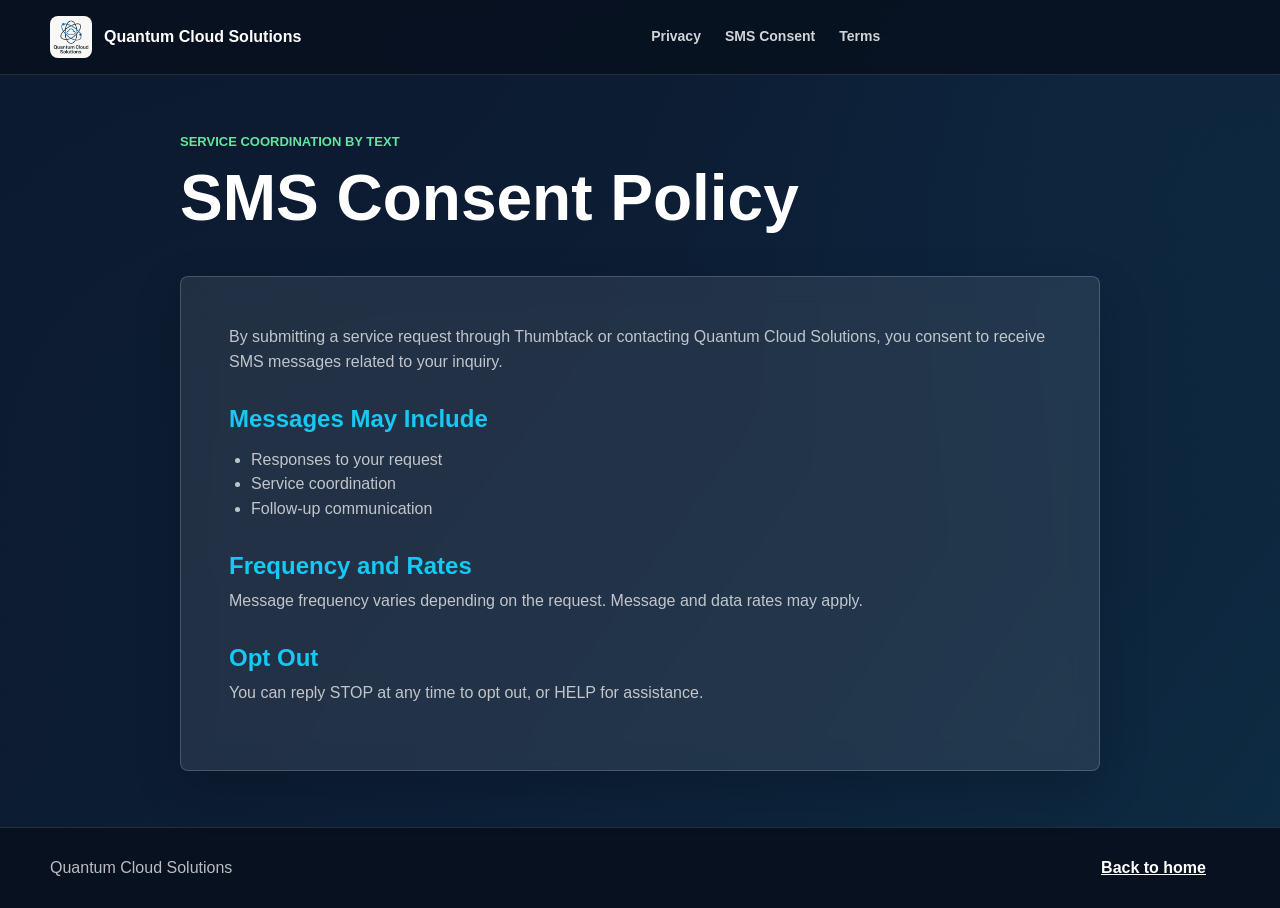
<file: privacy-policy/sms-consent.html>
<!DOCTYPE html>
<html lang="en">
<head>
  <meta charset="UTF-8">
  <meta name="viewport" content="width=device-width, initial-scale=1.0">
  <title>SMS Consent Policy - Quantum Cloud Solutions</title>
  <link rel="stylesheet" href="../styles.css?v=20260602b">
</head>
<body>
  <header class="site-header">
    <nav class="nav" aria-label="Main navigation">
      <a class="brand" href="/">
        <img src="../QuantumLogo.jpeg" alt="">
        <span>Quantum Cloud Solutions</span>
      </a>
      <div class="nav-links">
        <a href="/privacy-policy/">Privacy</a>
        <a href="/privacy-policy/sms-consent.html">SMS Consent</a>
        <a href="/privacy-policy/terms.html">Terms</a>
      </div>
    </nav>
  </header>

  <main>
    <section class="doc-hero">
      <p class="eyebrow">Service coordination by text</p>
      <h1>SMS Consent Policy</h1>
    </section>

    <article class="doc-shell">
      <p>By submitting a service request through Thumbtack or contacting Quantum Cloud Solutions, you consent to receive SMS messages related to your inquiry.</p>

      <h2>Messages May Include</h2>
      <ul>
        <li>Responses to your request</li>
        <li>Service coordination</li>
        <li>Follow-up communication</li>
      </ul>

      <h2>Frequency and Rates</h2>
      <p>Message frequency varies depending on the request. Message and data rates may apply.</p>

      <h2>Opt Out</h2>
      <p>You can reply STOP at any time to opt out, or HELP for assistance.</p>
    </article>
  </main>

  <footer class="site-footer">
    <div class="footer-inner">
      <span>Quantum Cloud Solutions</span>
      <a href="/">Back to home</a>
    </div>
  </footer>
</body>
</html>
</file>
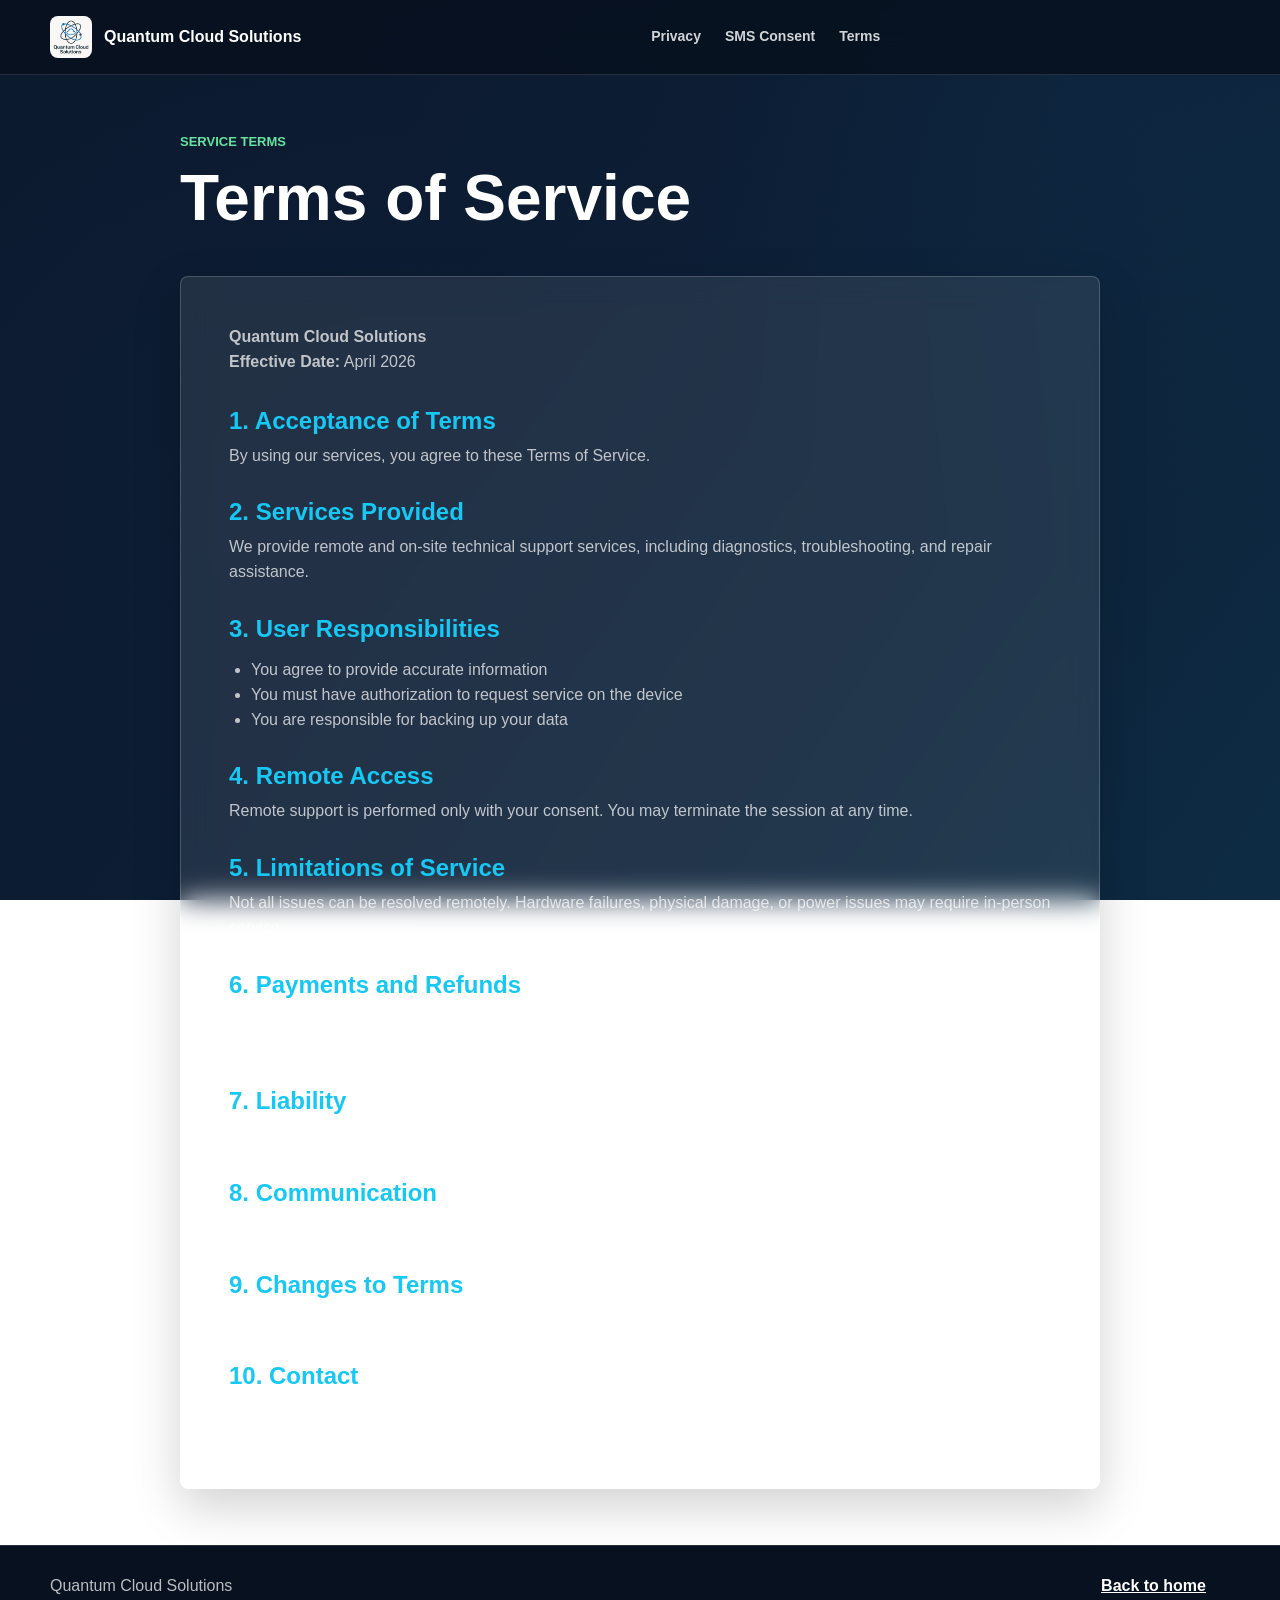
<file: privacy-policy/terms.html>
<!DOCTYPE html>
<html lang="en">
<head>
  <title>Terms of Service - Quantum Cloud Solutions</title>
  <meta charset="UTF-8">
  <meta name="viewport" content="width=device-width, initial-scale=1.0">
  <link rel="stylesheet" href="../styles.css?v=20260602b">
</head>
<body>
  <header class="site-header">
    <nav class="nav" aria-label="Main navigation">
      <a class="brand" href="/">
        <img src="../QuantumLogo.jpeg" alt="">
        <span>Quantum Cloud Solutions</span>
      </a>
      <div class="nav-links">
        <a href="/privacy-policy/">Privacy</a>
        <a href="/privacy-policy/sms-consent.html">SMS Consent</a>
        <a href="/privacy-policy/terms.html">Terms</a>
      </div>
    </nav>
  </header>

  <main>
    <section class="doc-hero">
      <p class="eyebrow">Service terms</p>
      <h1>Terms of Service</h1>
    </section>

    <article class="doc-shell">
      <p class="doc-meta"><strong>Quantum Cloud Solutions</strong><br><strong>Effective Date:</strong> April 2026</p>

      <h2>1. Acceptance of Terms</h2>
      <p>By using our services, you agree to these Terms of Service.</p>

      <h2>2. Services Provided</h2>
      <p>We provide remote and on-site technical support services, including diagnostics, troubleshooting, and repair assistance.</p>

      <h2>3. User Responsibilities</h2>
      <ul>
        <li>You agree to provide accurate information</li>
        <li>You must have authorization to request service on the device</li>
        <li>You are responsible for backing up your data</li>
      </ul>

      <h2>4. Remote Access</h2>
      <p>Remote support is performed only with your consent. You may terminate the session at any time.</p>

      <h2>5. Limitations of Service</h2>
      <p>Not all issues can be resolved remotely. Hardware failures, physical damage, or power issues may require in-person service.</p>

      <h2>6. Payments and Refunds</h2>
      <p>All payments are final unless otherwise stated. Refunds may be issued at our discretion based on service conditions.</p>

      <h2>7. Liability</h2>
      <p>We are not responsible for data loss, hardware failure, or any indirect damages resulting from service use.</p>

      <h2>8. Communication</h2>
      <p>You agree to receive service-related messages. You may opt out by replying STOP.</p>

      <h2>9. Changes to Terms</h2>
      <p>We may update these terms at any time. Continued use of our services constitutes acceptance of changes.</p>

      <h2>10. Contact</h2>
      <p>Email: <a href="mailto:walter@quantumcloudsolutions.net">walter@quantumcloudsolutions.net</a></p>
    </article>
  </main>

  <footer class="site-footer">
    <div class="footer-inner">
      <span>Quantum Cloud Solutions</span>
      <a href="/">Back to home</a>
    </div>
  </footer>
</body>
</html>
</file>
<file: styles.css>
:root {
  --ink: #08111f;
  --navy: #0c1a30;
  --blue: #1167b1;
  --cyan: #16c8f3;
  --lime: #64e3a1;
  --gold: #f4b85e;
  --coral: #f07065;
  --paper: #f6fafc;
  --white: #ffffff;
  --muted: #526173;
  --line: rgba(8, 17, 31, 0.12);
  --line-light: rgba(255, 255, 255, 0.18);
  --shadow: 0 24px 70px rgba(8, 17, 31, 0.18);
  --header-height: 74px;
}

* {
  box-sizing: border-box;
}

html {
  scroll-behavior: smooth;
  scroll-padding-top: calc(var(--header-height) + 22px);
  overflow-x: hidden;
}

body {
  width: 100%;
  overflow-x: hidden;
  margin: 0;
  padding-top: var(--header-height);
  font-family: Inter, Arial, Helvetica, sans-serif;
  color: var(--white);
  background:
    linear-gradient(110deg, rgba(12, 26, 48, 0.96), rgba(12, 26, 48, 0.78)),
    radial-gradient(circle at 86% 12%, rgba(22, 200, 243, 0.24), transparent 34%),
    radial-gradient(circle at 8% 42%, rgba(100, 227, 161, 0.12), transparent 30%),
    linear-gradient(135deg, #07111f 0%, #123f61 52%, #0f6c88 100%);
  background-attachment: fixed;
  line-height: 1.55;
}

.home-page {
  background:
    linear-gradient(110deg, rgba(12, 26, 48, 0.96), rgba(12, 26, 48, 0.78)),
    radial-gradient(circle at 86% 12%, rgba(22, 200, 243, 0.24), transparent 34%),
    radial-gradient(circle at 8% 42%, rgba(100, 227, 161, 0.12), transparent 30%),
    linear-gradient(135deg, #07111f 0%, #123f61 52%, #0f6c88 100%);
  background-attachment: fixed;
}

.portal-page {
  background:
    linear-gradient(110deg, rgba(12, 26, 48, 0.96), rgba(12, 26, 48, 0.78)),
    radial-gradient(circle at 86% 12%, rgba(22, 200, 243, 0.24), transparent 34%),
    radial-gradient(circle at 8% 42%, rgba(100, 227, 161, 0.12), transparent 30%),
    linear-gradient(135deg, #07111f 0%, #123f61 52%, #0f6c88 100%);
  background-attachment: fixed;
}

a {
  color: inherit;
}

img {
  max-width: 100%;
}

h1,
h2,
h3,
p {
  margin-top: 0;
}

.site-header {
  position: fixed;
  top: 0;
  left: 0;
  right: 0;
  z-index: 10;
  border-bottom: 1px solid rgba(255, 255, 255, 0.12);
  background: rgba(8, 17, 31, 0.86);
  backdrop-filter: blur(16px);
}

.nav {
  width: min(1180px, calc(100% - 32px));
  min-height: 74px;
  margin: 0 auto;
  display: grid;
  grid-template-columns: auto 1fr auto;
  align-items: center;
  gap: 22px;
}

.brand,
.footer-brand {
  min-width: 0;
  display: inline-flex;
  align-items: center;
  gap: 12px;
  color: var(--white);
  text-decoration: none;
  font-weight: 800;
}

.brand img,
.footer-brand img {
  flex: 0 0 auto;
  width: 42px;
  height: 42px;
  border-radius: 8px;
}

.brand span,
.footer-brand span {
  overflow-wrap: anywhere;
}

.nav-links {
  min-width: 0;
  display: flex;
  align-items: center;
  justify-content: center;
  gap: 24px;
  color: rgba(255, 255, 255, 0.82);
  font-size: 14px;
  font-weight: 700;
}

.nav-links a,
.footer-links a {
  text-decoration: none;
}

.nav-links a:hover,
.footer-links a:hover {
  color: var(--cyan);
}

.nav-cta,
.button-link {
  white-space: nowrap;
  min-height: 42px;
  display: inline-flex;
  align-items: center;
  justify-content: center;
  border: 1px solid rgba(255, 255, 255, 0.22);
  border-radius: 8px;
  padding: 10px 16px;
  color: var(--white);
  text-decoration: none;
  font-size: 14px;
  font-weight: 800;
  background: rgba(255, 255, 255, 0.08);
}

.nav-cta {
  color: var(--ink);
  border-color: transparent;
  background: var(--white);
}

.button-link.primary {
  color: var(--ink);
  border-color: transparent;
  background: linear-gradient(135deg, var(--cyan), var(--lime));
}

.button-link.dark {
  color: var(--white);
  border-color: transparent;
  background: var(--ink);
}

.button-link.light {
  color: var(--ink);
  border-color: var(--line);
  background: var(--white);
}

.hero {
  overflow: hidden;
  color: var(--white);
  background:
    linear-gradient(110deg, rgba(12, 26, 48, 0.96), rgba(12, 26, 48, 0.72)),
    linear-gradient(135deg, #07111f 0%, #123f61 52%, #0f6c88 100%);
}

.hero-inner {
  width: min(1180px, calc(100% - 32px));
  min-height: calc(100vh - var(--header-height));
  margin: 0 auto;
  padding: clamp(54px, 8vw, 94px) 0 38px;
  display: grid;
  grid-template-columns: minmax(0, 0.95fr) minmax(340px, 0.8fr);
  gap: clamp(32px, 6vw, 78px);
  align-items: center;
}

.hero-copy {
  max-width: 720px;
}

.eyebrow,
.section-kicker {
  margin-bottom: 14px;
  color: var(--lime);
  font-size: 13px;
  font-weight: 900;
  letter-spacing: 0;
  text-transform: uppercase;
}

h1 {
  max-width: 720px;
  margin-bottom: 22px;
  color: var(--white);
  font-size: clamp(46px, 7vw, 78px);
  line-height: 1;
  letter-spacing: 0;
}

.hero-lede {
  max-width: 650px;
  margin-bottom: 30px;
  color: rgba(255, 255, 255, 0.78);
  font-size: clamp(18px, 2vw, 22px);
}

.hero-actions {
  display: flex;
  flex-wrap: wrap;
  gap: 12px;
}

.hero-visual {
  min-height: 520px;
  display: grid;
  grid-template-columns: minmax(180px, 0.72fr) minmax(250px, 1fr);
  gap: 18px;
  align-items: center;
}

.hero-mark {
  max-width: 330px;
  justify-self: center;
  border: 1px solid var(--line-light);
  border-radius: 8px;
  padding: 18px;
  background: rgba(255, 255, 255, 0.08);
  box-shadow: 0 34px 80px rgba(0, 0, 0, 0.18);
}

.hero-logo {
  display: block;
  width: 100%;
  border-radius: 32px;
}

.signal-panel {
  max-width: 360px;
  justify-self: center;
  width: 100%;
  border: 1px solid var(--line-light);
  border-radius: 8px;
  padding: clamp(18px, 3vw, 24px);
  background: rgba(255, 255, 255, 0.12);
  backdrop-filter: blur(16px);
  box-shadow: var(--shadow);
}

.signal-head,
.signal-row {
  display: flex;
  align-items: center;
  justify-content: space-between;
  gap: 18px;
}

.signal-head {
  margin-bottom: 16px;
  color: rgba(255, 255, 255, 0.66);
  font-size: 13px;
}

.signal-head strong {
  color: var(--lime);
}

.signal-row {
  min-height: 46px;
  border-top: 1px solid rgba(255, 255, 255, 0.12);
  color: rgba(255, 255, 255, 0.82);
  font-size: 14px;
}

.signal-row.active {
  color: var(--white);
}

.signal-row strong {
  color: var(--cyan);
}

.signal-progress {
  height: 8px;
  margin-top: 14px;
  overflow: hidden;
  border-radius: 999px;
  background: rgba(255, 255, 255, 0.16);
}

.signal-progress span {
  display: block;
  width: 72%;
  height: 100%;
  border-radius: inherit;
  background: linear-gradient(90deg, var(--cyan), var(--lime), var(--gold));
}

.ticker {
  width: min(1180px, calc(100% - 32px));
  margin: 0 auto;
  padding: 22px 0 30px;
  display: flex;
  gap: 12px;
  flex-wrap: wrap;
}

.ticker span {
  border: 1px solid rgba(255, 255, 255, 0.16);
  border-radius: 999px;
  padding: 9px 13px;
  color: rgba(255, 255, 255, 0.76);
  background: rgba(255, 255, 255, 0.07);
  font-size: 13px;
  font-weight: 800;
}

.trust-band,
.outcomes,
.difference,
.proof,
.solutions,
.reviews,
.platform,
.integrations,
.founder,
.resources,
.cta-inner {
  width: min(1180px, calc(100% - 32px));
  margin: 0 auto;
}

.trust-band {
  padding: 34px 0;
}

.trust-band p {
  margin-bottom: 18px;
  color: var(--muted);
  font-size: 13px;
  font-weight: 900;
  text-transform: uppercase;
}

.trust-grid,
.integration-grid {
  display: grid;
  grid-template-columns: repeat(6, minmax(0, 1fr));
  gap: 12px;
}

.trust-grid {
  grid-template-columns: repeat(7, minmax(0, 1fr));
}

.trust-grid span,
.integration-grid span {
  min-height: 70px;
  display: grid;
  place-items: center;
  border: 1px solid var(--line);
  border-radius: 8px;
  padding: 12px;
  color: #26384b;
  background: var(--white);
  box-shadow: 0 12px 30px rgba(8, 17, 31, 0.05);
  text-align: center;
  font-weight: 850;
}

.trust-grid span {
  min-height: 68px;
  padding: 10px;
  font-size: 15px;
}

.outcomes,
.difference,
.proof,
.solutions,
.reviews,
.platform,
.integrations,
.founder,
.resources {
  padding: clamp(58px, 8vw, 96px) 0;
}

.section-heading {
  max-width: 740px;
  margin-bottom: 32px;
}

.section-heading.wide {
  max-width: 900px;
}

h2 {
  margin-bottom: 16px;
  color: var(--ink);
  font-size: clamp(34px, 5vw, 58px);
  line-height: 1.04;
  letter-spacing: 0;
}

.home-page h2 {
  color: var(--white);
}

.section-heading p,
.difference-copy p,
.platform-copy p {
  color: var(--muted);
  font-size: 18px;
}

.home-page .trust-band p,
.home-page .section-heading p,
.home-page .difference-copy p,
.home-page .platform-copy p,
.home-page .founder-copy p {
  color: rgba(255, 255, 255, 0.76);
}

.outcome-grid {
  display: grid;
  grid-template-columns: repeat(4, minmax(0, 1fr));
  gap: 16px;
}

.outcome-card,
.resource-card {
  min-height: 240px;
  border: 1px solid var(--line);
  border-radius: 8px;
  padding: 24px;
  background: var(--white);
  box-shadow: 0 16px 38px rgba(8, 17, 31, 0.06);
}

.outcome-card {
  border-top-width: 6px;
}

.accent-cyan {
  border-top-color: var(--cyan);
}

.accent-lime {
  border-top-color: var(--lime);
}

.accent-gold {
  border-top-color: var(--gold);
}

.accent-coral {
  border-top-color: var(--coral);
}

.outcome-card span,
.resource-card span {
  color: var(--blue);
  font-size: 13px;
  font-weight: 900;
  text-transform: uppercase;
}

h3 {
  margin: 14px 0 10px;
  color: var(--ink);
  font-size: 21px;
  line-height: 1.18;
}

.outcome-card p,
.difference-list p,
.metric-grid p,
.solution-item p,
.resource-card p {
  margin-bottom: 0;
  color: var(--muted);
}

.difference {
  display: grid;
  grid-template-columns: minmax(0, 0.85fr) minmax(340px, 1fr);
  gap: clamp(30px, 6vw, 70px);
  align-items: start;
}

.difference-list {
  display: grid;
  gap: 14px;
}

.difference-list article {
  border-left: 4px solid var(--cyan);
  border-radius: 8px;
  padding: 22px;
  background: #ecf6fa;
}

.difference-list article:nth-child(2) {
  border-left-color: var(--lime);
  background: #eefaf3;
}

.difference-list article:nth-child(3) {
  border-left-color: var(--gold);
  background: #fbf4e7;
}

.proof {
  width: min(1220px, calc(100% - 24px));
  display: grid;
  grid-template-columns: minmax(340px, 0.62fr) minmax(0, 1fr);
  gap: clamp(28px, 4vw, 56px);
  align-items: start;
  padding-left: clamp(24px, 3vw, 40px);
  padding-right: clamp(24px, 3vw, 40px);
  color: var(--white);
  background: var(--navy);
}

.proof h2 {
  color: var(--white);
}

.metric-grid {
  display: grid;
  grid-template-columns: repeat(3, minmax(0, 1fr));
  gap: 14px;
}

.metric-grid article {
  min-height: 240px;
  border: 1px solid var(--line-light);
  border-radius: 8px;
  padding: clamp(20px, 2.4vw, 28px);
  background: rgba(255, 255, 255, 0.07);
}

.metric-grid strong {
  display: block;
  margin-bottom: 4px;
  color: var(--cyan);
  font-size: clamp(44px, 6vw, 72px);
  line-height: 1;
}

.metric-grid span {
  color: var(--white);
  font-weight: 900;
  text-transform: uppercase;
}

.metric-grid p {
  margin-top: 18px;
  color: rgba(255, 255, 255, 0.68);
}

.solutions {
  background: transparent;
}

.reviews {
  border-top: 1px solid var(--line);
  scroll-margin-top: 96px;
  padding-top: clamp(46px, 6vw, 72px);
}

.home-page .reviews,
.home-page .founder,
.home-page .resources {
  border-top-color: rgba(255, 255, 255, 0.18);
}

.reviews .section-heading {
  margin-bottom: 22px;
}

.review-summary {
  display: grid;
  grid-template-columns: repeat(3, minmax(0, 1fr));
  gap: 14px;
  margin-bottom: 16px;
}

.review-summary div {
  border: 1px solid var(--line);
  border-radius: 8px;
  padding: 18px 20px;
  background: var(--white);
  box-shadow: 0 16px 38px rgba(8, 17, 31, 0.06);
}

.review-summary strong {
  display: block;
  color: var(--blue);
  font-size: clamp(42px, 6vw, 68px);
  line-height: 1;
}

.review-summary span {
  display: block;
  margin-top: 8px;
  color: var(--muted);
  font-weight: 900;
  text-transform: uppercase;
}

.review-grid {
  display: grid;
  grid-template-columns: repeat(4, minmax(0, 1fr));
  gap: 16px;
}

.review-card {
  min-height: 238px;
  display: flex;
  flex-direction: column;
  border: 1px solid var(--line);
  border-radius: 8px;
  padding: 20px;
  background: var(--white);
  box-shadow: 0 16px 38px rgba(8, 17, 31, 0.06);
}

.review-stars {
  margin-bottom: 16px;
  color: var(--gold);
  font-size: 18px;
  letter-spacing: 0;
}

.review-card p {
  color: var(--muted);
  font-size: 15.5px;
}

.review-card footer {
  margin-top: auto;
  padding-top: 14px;
  border-top: 1px solid var(--line);
}

.review-card strong,
.review-card span {
  display: block;
}

.review-card span {
  color: var(--muted);
  font-size: 13px;
  font-weight: 900;
  text-transform: uppercase;
}

.review-link {
  min-height: 42px;
  display: inline-flex;
  align-items: center;
  justify-content: center;
  margin-top: 18px;
  border: 1px solid var(--line);
  border-radius: 8px;
  padding: 10px 16px;
  color: var(--blue);
  background: var(--white);
  text-decoration: none;
  font-size: 14px;
  font-weight: 900;
}

.solution-stack {
  display: grid;
  gap: 14px;
}

.solution-item {
  min-height: 190px;
  display: grid;
  grid-template-columns: 92px 1fr auto;
  gap: 24px;
  align-items: center;
  border: 1px solid var(--line);
  border-radius: 8px;
  padding: 28px;
  background: var(--white);
  box-shadow: 0 18px 38px rgba(8, 17, 31, 0.06);
}

.solution-number {
  width: 72px;
  height: 72px;
  display: grid;
  place-items: center;
  border-radius: 8px;
  color: var(--ink);
  background: #dff7fd;
  font-size: 22px;
  font-weight: 900;
}

.solution-item:nth-child(2) .solution-number {
  background: #e2f8ec;
}

.solution-item:nth-child(3) .solution-number {
  background: #fff2d9;
}

.solution-item:nth-child(4) .solution-number {
  background: #ffe7e4;
}

.solution-item:nth-child(5) .solution-number {
  background: #e7ecff;
}

.solution-item a {
  justify-self: end;
  border: 1px solid var(--line);
  border-radius: 8px;
  padding: 11px 14px;
  color: var(--blue);
  text-decoration: none;
  font-weight: 900;
}

.platform {
  display: grid;
  grid-template-columns: minmax(0, 0.85fr) minmax(300px, 0.58fr);
  gap: clamp(30px, 6vw, 70px);
  align-items: center;
}

.platform-points {
  display: grid;
  gap: 10px;
  margin-top: 26px;
}

.platform-points span {
  border: 1px solid rgba(255, 255, 255, 0.18);
  border-radius: 8px;
  padding: 14px 16px;
  color: var(--white);
  background: rgba(255, 255, 255, 0.08);
  box-shadow: 0 16px 38px rgba(0, 0, 0, 0.12);
  font-weight: 900;
}

.service-panel {
  border: 1px solid rgba(255, 255, 255, 0.18);
  border-radius: 8px;
  padding: clamp(22px, 4vw, 34px);
  color: var(--white);
  background: rgba(255, 255, 255, 0.08);
  box-shadow: 0 22px 58px rgba(0, 0, 0, 0.18);
  backdrop-filter: blur(14px);
}

.service-panel-header {
  display: flex;
  justify-content: space-between;
  gap: 16px;
  margin-bottom: 18px;
  color: rgba(255, 255, 255, 0.7);
  font-size: 13px;
  font-weight: 900;
  text-transform: uppercase;
}

.service-panel-header strong {
  color: var(--cyan);
}

.service-panel-grid {
  display: grid;
  grid-template-columns: repeat(2, minmax(0, 1fr));
  gap: 12px;
}

.service-panel-grid span {
  min-height: 82px;
  display: flex;
  align-items: center;
  border: 1px solid rgba(255, 255, 255, 0.16);
  border-radius: 8px;
  padding: 14px;
  color: var(--white);
  background: rgba(255, 255, 255, 0.07);
  font-weight: 900;
}

.integrations {
  width: min(1220px, calc(100% - 24px));
  border: 1px solid var(--line-light);
  border-radius: 8px;
  padding-left: clamp(24px, 4vw, 48px);
  padding-right: clamp(24px, 4vw, 48px);
  color: var(--white);
  background:
    linear-gradient(115deg, rgba(8, 17, 31, 0.96), rgba(12, 42, 70, 0.82)),
    radial-gradient(circle at 88% 18%, rgba(22, 200, 243, 0.24), transparent 34%),
    linear-gradient(135deg, #08111f 0%, #0d314d 58%, #1167b1 100%);
  box-shadow: var(--shadow);
}

.integrations .section-heading p {
  color: rgba(255, 255, 255, 0.76);
}

.integrations h2 {
  color: var(--white);
}

.integration-grid {
  grid-template-columns: repeat(4, minmax(0, 1fr));
}

.integrations .integration-grid span {
  border-color: rgba(255, 255, 255, 0.18);
  color: var(--white);
  background: rgba(255, 255, 255, 0.09);
  box-shadow: 0 16px 40px rgba(0, 0, 0, 0.16);
}

.founder {
  display: grid;
  grid-template-columns: minmax(220px, 0.4fr) minmax(0, 1fr);
  gap: clamp(26px, 5vw, 60px);
  align-items: center;
  border-top: 1px solid var(--line);
}

.founder-photo {
  border-radius: 8px;
  padding: clamp(22px, 4vw, 42px);
  background: linear-gradient(145deg, #0c1a30, #1167b1);
  box-shadow: var(--shadow);
}

.founder-photo img {
  display: block;
  width: min(260px, 100%);
  margin: 0 auto;
  border-radius: 24px;
}

.founder-copy {
  max-width: 760px;
}

.founder-copy p {
  color: var(--muted);
  font-size: 18px;
}

.founder-actions {
  display: flex;
  flex-wrap: wrap;
  gap: 12px;
  margin-top: 26px;
}

.resources {
  border-top: 1px solid var(--line);
}

.resource-grid {
  display: grid;
  grid-template-columns: repeat(3, minmax(0, 1fr));
  gap: 16px;
}

.resource-card {
  color: inherit;
  text-decoration: none;
}

.resource-card:hover {
  border-color: rgba(17, 103, 177, 0.32);
  transform: translateY(-2px);
}

.cta {
  color: var(--white);
  background:
    linear-gradient(110deg, rgba(8, 17, 31, 0.94), rgba(8, 17, 31, 0.74)),
    linear-gradient(135deg, #0d2f4e 0%, #1167b1 62%, #17a0a9 100%);
}

.cta-inner {
  padding: clamp(58px, 8vw, 96px) 0;
}

.cta h2 {
  max-width: 760px;
  color: var(--white);
}

.cta p {
  max-width: 620px;
  color: rgba(255, 255, 255, 0.76);
  font-size: 20px;
}

.site-footer {
  border-top: 1px solid rgba(255, 255, 255, 0.12);
  color: rgba(255, 255, 255, 0.72);
  background: var(--ink);
}

.footer-inner {
  width: min(1180px, calc(100% - 32px));
  margin: 0 auto;
  padding: 28px 0;
  display: grid;
  grid-template-columns: 1fr auto auto;
  align-items: center;
  gap: 24px;
}

.footer-links {
  display: flex;
  flex-wrap: wrap;
  gap: 16px;
  color: rgba(255, 255, 255, 0.72);
  font-size: 14px;
  font-weight: 800;
}

.footer-inner > a:last-child {
  color: var(--white);
  font-weight: 800;
}

.doc-hero {
  width: min(920px, calc(100% - 32px));
  margin: 0 auto;
  padding: 58px 0 24px;
}

.doc-hero h1 {
  color: var(--ink);
  font-size: clamp(38px, 8vw, 64px);
}

.doc-shell {
  width: min(920px, calc(100% - 32px));
  margin: 0 auto 56px;
  border-radius: 8px;
  border: 1px solid rgba(7, 19, 31, 0.08);
  padding: clamp(24px, 5vw, 48px);
  color: var(--ink);
  background: rgba(255, 255, 255, 0.96);
  box-shadow: var(--shadow);
}

.doc-meta {
  margin-bottom: 34px;
  color: var(--muted);
}

.doc-shell h2 {
  margin: 32px 0 10px;
  color: var(--blue);
  font-size: 24px;
}

.doc-shell p,
.doc-shell li {
  color: #26384b;
}

.doc-shell ul {
  padding-left: 22px;
}

.bio-hero,
.bio-intro,
.bio-focus,
.bio-timeline,
.bio-credentials,
.bio-skills,
.bio-cta,
.portal-hero,
.portal-actions,
.remote-support,
.payment-section,
.portal-safety {
  width: min(1180px, calc(100% - 32px));
  margin: 0 auto;
}

.bio-hero {
  min-height: 560px;
  display: grid;
  grid-template-columns: minmax(0, 0.95fr) minmax(300px, 0.6fr);
  gap: clamp(30px, 6vw, 70px);
  align-items: center;
  padding: clamp(58px, 8vw, 96px) 0;
}

.portal-hero {
  min-height: 560px;
  display: grid;
  grid-template-columns: minmax(0, 1fr) minmax(300px, 0.55fr);
  gap: clamp(30px, 6vw, 70px);
  align-items: center;
  padding: clamp(58px, 8vw, 96px) 0;
}

.portal-copy h1 {
  color: var(--ink);
  font-size: clamp(42px, 6.5vw, 74px);
  font-weight: 850;
  line-height: 1.04;
}

.portal-copy p {
  max-width: 720px;
  color: var(--muted);
  font-size: clamp(17px, 1.65vw, 20px);
  line-height: 1.65;
}

.portal-status {
  border: 1px solid var(--line);
  border-radius: 8px;
  padding: clamp(24px, 4vw, 36px);
  background: rgba(255, 255, 255, 0.88);
  box-shadow: 0 22px 58px rgba(8, 17, 31, 0.12);
  backdrop-filter: blur(10px);
}

.portal-status span {
  color: var(--blue);
  font-size: 13px;
  font-weight: 900;
  text-transform: uppercase;
}

.portal-status strong {
  display: block;
  margin: 12px 0;
  color: var(--ink);
  font-size: clamp(28px, 3.4vw, 40px);
  line-height: 1.05;
}

.portal-status p {
  margin-bottom: 0;
  color: var(--muted);
}

.bio-hero h1 {
  color: var(--ink);
  font-size: clamp(52px, 9vw, 96px);
}

.bio-hero-copy p {
  max-width: 720px;
  color: var(--muted);
  font-size: clamp(19px, 2vw, 24px);
}

.bio-hero .button-link {
  color: var(--ink);
  border-color: var(--line);
  background: var(--white);
}

.bio-hero .button-link.primary {
  border-color: transparent;
  background: linear-gradient(135deg, var(--cyan), var(--lime));
}

.bio-stat-panel {
  display: grid;
  gap: 14px;
}

.bio-stat-panel article {
  border: 1px solid var(--line);
  border-radius: 8px;
  padding: 24px;
  background: var(--white);
  box-shadow: 0 16px 38px rgba(8, 17, 31, 0.06);
}

.bio-stat-panel strong {
  display: block;
  color: var(--blue);
  font-size: clamp(44px, 6vw, 70px);
  line-height: 1;
}

.bio-stat-panel span {
  display: block;
  margin-top: 10px;
  color: var(--muted);
  font-weight: 900;
}

.bio-intro,
.bio-timeline,
.bio-skills {
  border-top: 1px solid var(--line);
}

.bio-intro,
.bio-focus,
.bio-timeline,
.bio-credentials,
.bio-skills,
.bio-cta,
.portal-actions,
.remote-support,
.payment-section,
.portal-safety {
  padding: clamp(58px, 8vw, 96px) 0;
}

.portal-actions,
.payment-section,
.portal-safety {
  border-top: 1px solid var(--line);
}

.portal-card-grid {
  display: grid;
  grid-template-columns: repeat(3, minmax(0, 1fr));
  gap: 16px;
}

.portal-card {
  min-height: 270px;
  display: flex;
  flex-direction: column;
  border: 1px solid var(--line);
  border-radius: 8px;
  padding: 24px;
  background: rgba(255, 255, 255, 0.9);
  box-shadow: 0 16px 38px rgba(8, 17, 31, 0.08);
}

.portal-card > span {
  color: var(--blue);
  font-size: 13px;
  font-weight: 900;
  text-transform: uppercase;
}

.portal-card p {
  color: var(--muted);
}

.portal-card a {
  min-height: 42px;
  display: inline-flex;
  align-items: center;
  justify-content: center;
  margin-top: auto;
  border: 1px solid var(--line);
  border-radius: 8px;
  padding: 10px 14px;
  color: var(--blue);
  text-decoration: none;
  font-size: 14px;
  font-weight: 900;
}

.remote-support {
  display: grid;
  grid-template-columns: minmax(0, 0.7fr) minmax(300px, 0.55fr);
  gap: clamp(26px, 5vw, 60px);
  align-items: start;
}

.remote-copy p,
.remote-download p {
  color: var(--muted);
  font-size: 18px;
}

.remote-steps {
  display: grid;
  gap: 12px;
}

.remote-steps article,
.remote-download {
  border: 1px solid var(--line);
  border-radius: 8px;
  padding: 20px;
  background: rgba(255, 255, 255, 0.9);
  box-shadow: 0 16px 38px rgba(8, 17, 31, 0.08);
}

.remote-steps span {
  color: var(--blue);
  font-size: 13px;
  font-weight: 900;
  text-transform: uppercase;
}

.remote-steps p {
  margin: 8px 0 0;
  color: var(--muted);
}

.remote-download {
  grid-column: 1 / -1;
}

.download-actions {
  display: flex;
  flex-wrap: wrap;
  gap: 12px;
}

.download-actions {
  margin-top: 22px;
}

.download-actions .button-link {
  width: auto;
  min-width: 108px;
  color: var(--ink);
  border-color: transparent;
  background: linear-gradient(135deg, var(--cyan), var(--lime));
}

.payment-grid {
  display: grid;
  grid-template-columns: repeat(3, minmax(0, 1fr));
  gap: 16px;
}

.payment-card {
  min-height: 280px;
  display: flex;
  flex-direction: column;
  border: 1px solid rgba(255, 255, 255, 0.18);
  border-radius: 8px;
  padding: 24px;
  color: var(--white);
  background: rgba(255, 255, 255, 0.09);
  box-shadow: 0 18px 48px rgba(0, 0, 0, 0.18);
  backdrop-filter: blur(14px);
}

.payment-card span {
  color: var(--cyan);
  font-size: 13px;
  font-weight: 900;
  text-transform: uppercase;
}

.payment-card strong {
  display: block;
  margin: 14px 0 12px;
  color: var(--white);
  font-size: clamp(28px, 4vw, 42px);
  line-height: 1.05;
}

.payment-card p {
  color: rgba(255, 255, 255, 0.72);
}

.payment-card .button-link {
  margin-top: auto;
}

.bio-intro {
  display: grid;
  grid-template-columns: minmax(280px, 0.75fr) minmax(0, 1fr);
  gap: clamp(28px, 6vw, 70px);
}

.bio-copy p {
  color: var(--muted);
  font-size: 18px;
}

.bio-copy p:last-child {
  margin-bottom: 0;
}

.bio-card-grid,
.credential-grid {
  display: grid;
  grid-template-columns: repeat(4, minmax(0, 1fr));
  gap: 16px;
}

.bio-card-grid article,
.credential-grid article,
.timeline-list article {
  border: 1px solid var(--line);
  border-radius: 8px;
  padding: 24px;
  background: var(--white);
  box-shadow: 0 16px 38px rgba(8, 17, 31, 0.06);
}

.bio-card-grid article {
  min-height: 250px;
}

.bio-card-grid p,
.timeline-list p,
.credential-grid li {
  color: var(--muted);
}

.timeline-list {
  display: grid;
  gap: 14px;
}

.timeline-list article {
  display: grid;
  grid-template-columns: 170px minmax(0, 1fr);
  column-gap: 28px;
  align-items: start;
}

.timeline-list span {
  grid-row: span 2;
  color: var(--blue);
  font-size: 13px;
  font-weight: 900;
  text-transform: uppercase;
}

.timeline-list h3 {
  margin-top: 0;
}

.credential-grid {
  grid-template-columns: repeat(3, minmax(0, 1fr));
}

.credential-grid ul {
  margin: 0;
  padding-left: 20px;
}

.logo-cloud {
  display: grid;
  grid-template-columns: repeat(6, minmax(0, 1fr));
  gap: 14px;
}

.logo-tile,
.capability-badge {
  border: 1px solid var(--line);
  border-radius: 8px;
  color: #26384b;
  background: var(--white);
  box-shadow: 0 10px 24px rgba(8, 17, 31, 0.05);
}

.logo-tile {
  min-height: 138px;
  display: grid;
  align-content: center;
  justify-items: center;
  gap: 8px;
  padding: 18px 12px;
  text-align: center;
}

.logo-tile img {
  width: 42px;
  height: 42px;
  object-fit: contain;
}

.logo-tile span,
.capability-badge {
  font-size: 14px;
  font-weight: 900;
}

.logo-tile small {
  color: var(--muted);
  font-size: 12px;
  font-weight: 800;
}

.capability-badge {
  min-height: 64px;
  display: flex;
  align-items: center;
  justify-content: center;
  padding: 12px 14px;
  text-align: center;
}

body:not(.home-page) h2,
.doc-hero h1,
.portal-copy h1,
.bio-hero h1 {
  color: var(--white);
}

body:not(.home-page) .section-heading p,
.portal-copy p,
.remote-copy p,
.remote-download p,
.bio-hero-copy p,
.bio-copy p,
.portal-safety p {
  color: rgba(255, 255, 255, 0.76);
}

body:not(.home-page) .doc-shell,
body:not(.home-page) .portal-status,
body:not(.home-page) .portal-card,
body:not(.home-page) .remote-steps article,
body:not(.home-page) .remote-download,
body:not(.home-page) .bio-stat-panel article,
body:not(.home-page) .bio-card-grid article,
body:not(.home-page) .credential-grid article,
body:not(.home-page) .timeline-list article,
body:not(.home-page) .logo-tile,
body:not(.home-page) .capability-badge {
  border-color: rgba(255, 255, 255, 0.18);
  color: var(--white);
  background: rgba(255, 255, 255, 0.09);
  box-shadow: 0 18px 48px rgba(0, 0, 0, 0.18);
  backdrop-filter: blur(14px);
}

body:not(.home-page) .doc-meta,
body:not(.home-page) .doc-shell p,
body:not(.home-page) .doc-shell li,
body:not(.home-page) .portal-status p,
body:not(.home-page) .portal-card p,
body:not(.home-page) .remote-steps p,
body:not(.home-page) .bio-stat-panel span,
body:not(.home-page) .bio-card-grid p,
body:not(.home-page) .timeline-list p,
body:not(.home-page) .credential-grid li,
body:not(.home-page) .logo-tile small {
  color: rgba(255, 255, 255, 0.72);
}

body:not(.home-page) .doc-shell h2,
body:not(.home-page) .portal-status span,
body:not(.home-page) .portal-card > span,
body:not(.home-page) .remote-steps span,
body:not(.home-page) .bio-stat-panel strong,
body:not(.home-page) .timeline-list span {
  color: var(--cyan);
}

body:not(.home-page) .portal-status strong,
body:not(.home-page) h3,
body:not(.home-page) .logo-tile,
body:not(.home-page) .capability-badge {
  color: var(--white);
}

body:not(.home-page) .portal-card a {
  border-color: rgba(255, 255, 255, 0.2);
  color: var(--ink);
  background: linear-gradient(135deg, var(--cyan), var(--lime));
}

body:not(.home-page) .bio-intro,
body:not(.home-page) .bio-timeline,
body:not(.home-page) .bio-skills,
body:not(.home-page) .portal-actions,
body:not(.home-page) .portal-safety {
  border-top-color: rgba(255, 255, 255, 0.18);
}

body:not(.home-page) .bio-hero .button-link {
  color: var(--white);
  border-color: rgba(255, 255, 255, 0.22);
  background: rgba(255, 255, 255, 0.08);
}

body:not(.home-page) .bio-hero .button-link.primary,
body:not(.home-page) .bio-cta .button-link.primary {
  color: var(--ink);
  border-color: transparent;
  background: linear-gradient(135deg, var(--cyan), var(--lime));
}

.bio-cta {
  width: min(1220px, calc(100% - 24px));
  display: grid;
  grid-template-columns: minmax(0, 1fr) minmax(260px, auto);
  gap: 28px;
  align-items: center;
  padding-left: clamp(24px, 3vw, 40px);
  padding-right: clamp(24px, 3vw, 40px);
  color: var(--white);
  background:
    linear-gradient(110deg, rgba(8, 17, 31, 0.94), rgba(8, 17, 31, 0.74)),
    linear-gradient(135deg, #0d2f4e 0%, #1167b1 62%, #17a0a9 100%);
}

.bio-cta h2 {
  color: var(--white);
}

.bio-cta p {
  max-width: 820px;
  margin-bottom: 0;
  color: rgba(255, 255, 255, 0.76);
  font-size: 19px;
}

.bio-cta .hero-actions {
  justify-content: flex-end;
}

@media (max-width: 1180px) {
  :root {
    --header-height: 178px;
  }

  .nav {
    grid-template-columns: 1fr auto;
    padding: 14px 0;
  }

  .nav-links {
    grid-column: 1 / -1;
    justify-content: flex-start;
    flex-wrap: wrap;
    gap: 12px 18px;
  }

  .nav-links a,
  .footer-links a {
    min-width: 40px;
    min-height: 40px;
    display: inline-flex;
    align-items: center;
    justify-content: center;
  }
}

@media (max-width: 980px) {

  .hero-inner,
  .difference,
  .proof,
  .platform,
  .founder,
  .bio-hero,
  .bio-intro,
  .bio-cta,
  .portal-hero,
  .remote-support {
    grid-template-columns: 1fr;
  }

  .hero-inner {
    min-height: auto;
  }

  .hero-visual {
    min-height: auto;
    grid-template-columns: 1fr;
  }

  .trust-grid,
  .outcome-grid {
    grid-template-columns: repeat(2, minmax(0, 1fr));
  }

  .metric-grid,
  .resource-grid,
  .review-summary,
  .review-grid,
  .bio-card-grid,
  .credential-grid,
  .logo-cloud,
  .portal-card-grid,
  .payment-grid {
    grid-template-columns: 1fr;
  }

  .timeline-list article {
    grid-template-columns: 1fr;
  }

  .timeline-list span {
    grid-row: auto;
  }

  .bio-cta .hero-actions {
    justify-self: start;
  }

  .solution-item {
    grid-template-columns: 72px 1fr;
  }

  .solution-item a {
    grid-column: 2;
    justify-self: start;
  }

  .footer-inner {
    grid-template-columns: 1fr;
  }
}

@media (max-width: 640px) {
  :root {
    --header-height: 252px;
  }

  .nav {
    grid-template-columns: 1fr;
  }

  .footer-links {
    gap: 8px 16px;
  }

  .footer-inner > a:last-child {
    min-height: 40px;
    display: inline-flex;
    align-items: center;
    overflow-wrap: anywhere;
  }

  .nav-cta,
  .button-link {
    width: 100%;
  }

  .hero-actions {
    flex-direction: column;
  }

  .hero-visual {
    min-height: auto;
  }

  .hero-mark {
    max-width: 280px;
  }

  .hero-logo {
    border-radius: 24px;
  }

  .trust-grid,
  .outcome-grid,
  .integration-grid {
    grid-template-columns: 1fr;
  }

  .solution-item {
    grid-template-columns: 1fr;
    gap: 16px;
    padding: 22px;
  }

  .solution-item a {
    grid-column: auto;
  }

  h1 {
    font-size: clamp(44px, 16vw, 68px);
  }

  .bio-hero h1 {
    font-size: clamp(46px, 16vw, 70px);
  }

  .service-panel-grid {
    grid-template-columns: 1fr;
  }

  .logo-cloud {
    grid-template-columns: repeat(2, minmax(0, 1fr));
  }
}

/* Unified dark card treatment for the main page. */
.home-page .trust-grid span,
.home-page .outcome-card,
.home-page .difference-list article,
.home-page .review-summary div,
.home-page .review-card,
.home-page .solution-item,
.home-page .resource-card,
.home-page .platform-points span,
.home-page .service-panel,
.home-page .service-panel-grid span,
.home-page .review-link,
.home-page .solution-item a {
  border-color: rgba(255, 255, 255, 0.18);
  color: var(--white);
  background: rgba(255, 255, 255, 0.08);
  box-shadow: 0 18px 48px rgba(0, 0, 0, 0.18);
  backdrop-filter: blur(14px);
}

.home-page .outcome-card span,
.home-page .resource-card span,
.home-page .review-summary strong,
.home-page .service-panel-header strong,
.home-page .solution-item a {
  color: var(--cyan);
}

.home-page .trust-grid span,
.home-page .outcome-card h3,
.home-page .difference-list h3,
.home-page .review-card strong,
.home-page .solution-item h3,
.home-page .resource-card h3,
.home-page .service-panel-grid span {
  color: var(--white);
}

.home-page .outcome-card p,
.home-page .difference-list p,
.home-page .review-card p,
.home-page .review-card span,
.home-page .review-summary span,
.home-page .solution-item p,
.home-page .resource-card p,
.home-page .service-panel-header {
  color: rgba(255, 255, 255, 0.72);
}

.home-page .review-card footer {
  border-top-color: rgba(255, 255, 255, 0.16);
}

.home-page .solution-number,
.home-page .solution-item:nth-child(2) .solution-number,
.home-page .solution-item:nth-child(3) .solution-number,
.home-page .solution-item:nth-child(4) .solution-number,
.home-page .solution-item:nth-child(5) .solution-number {
  color: var(--ink);
  background: linear-gradient(135deg, var(--cyan), var(--lime));
}
</file>
